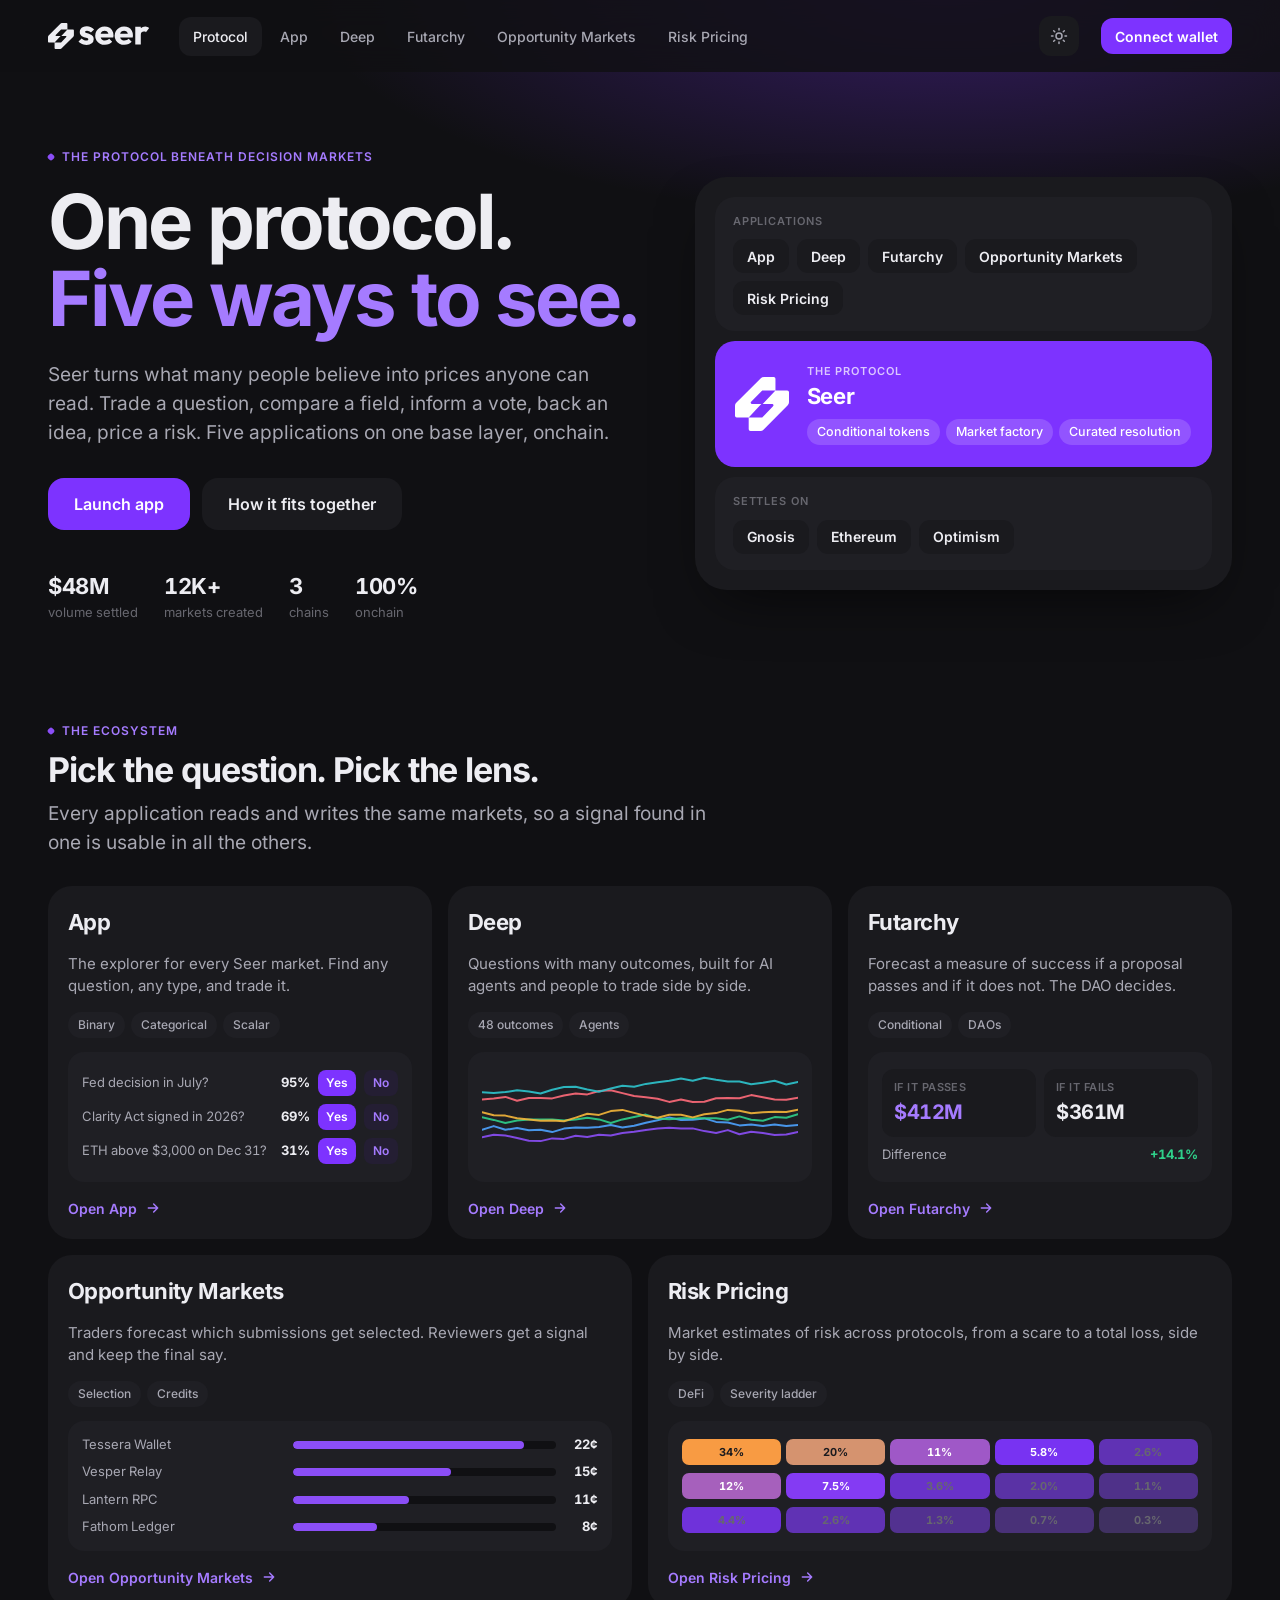
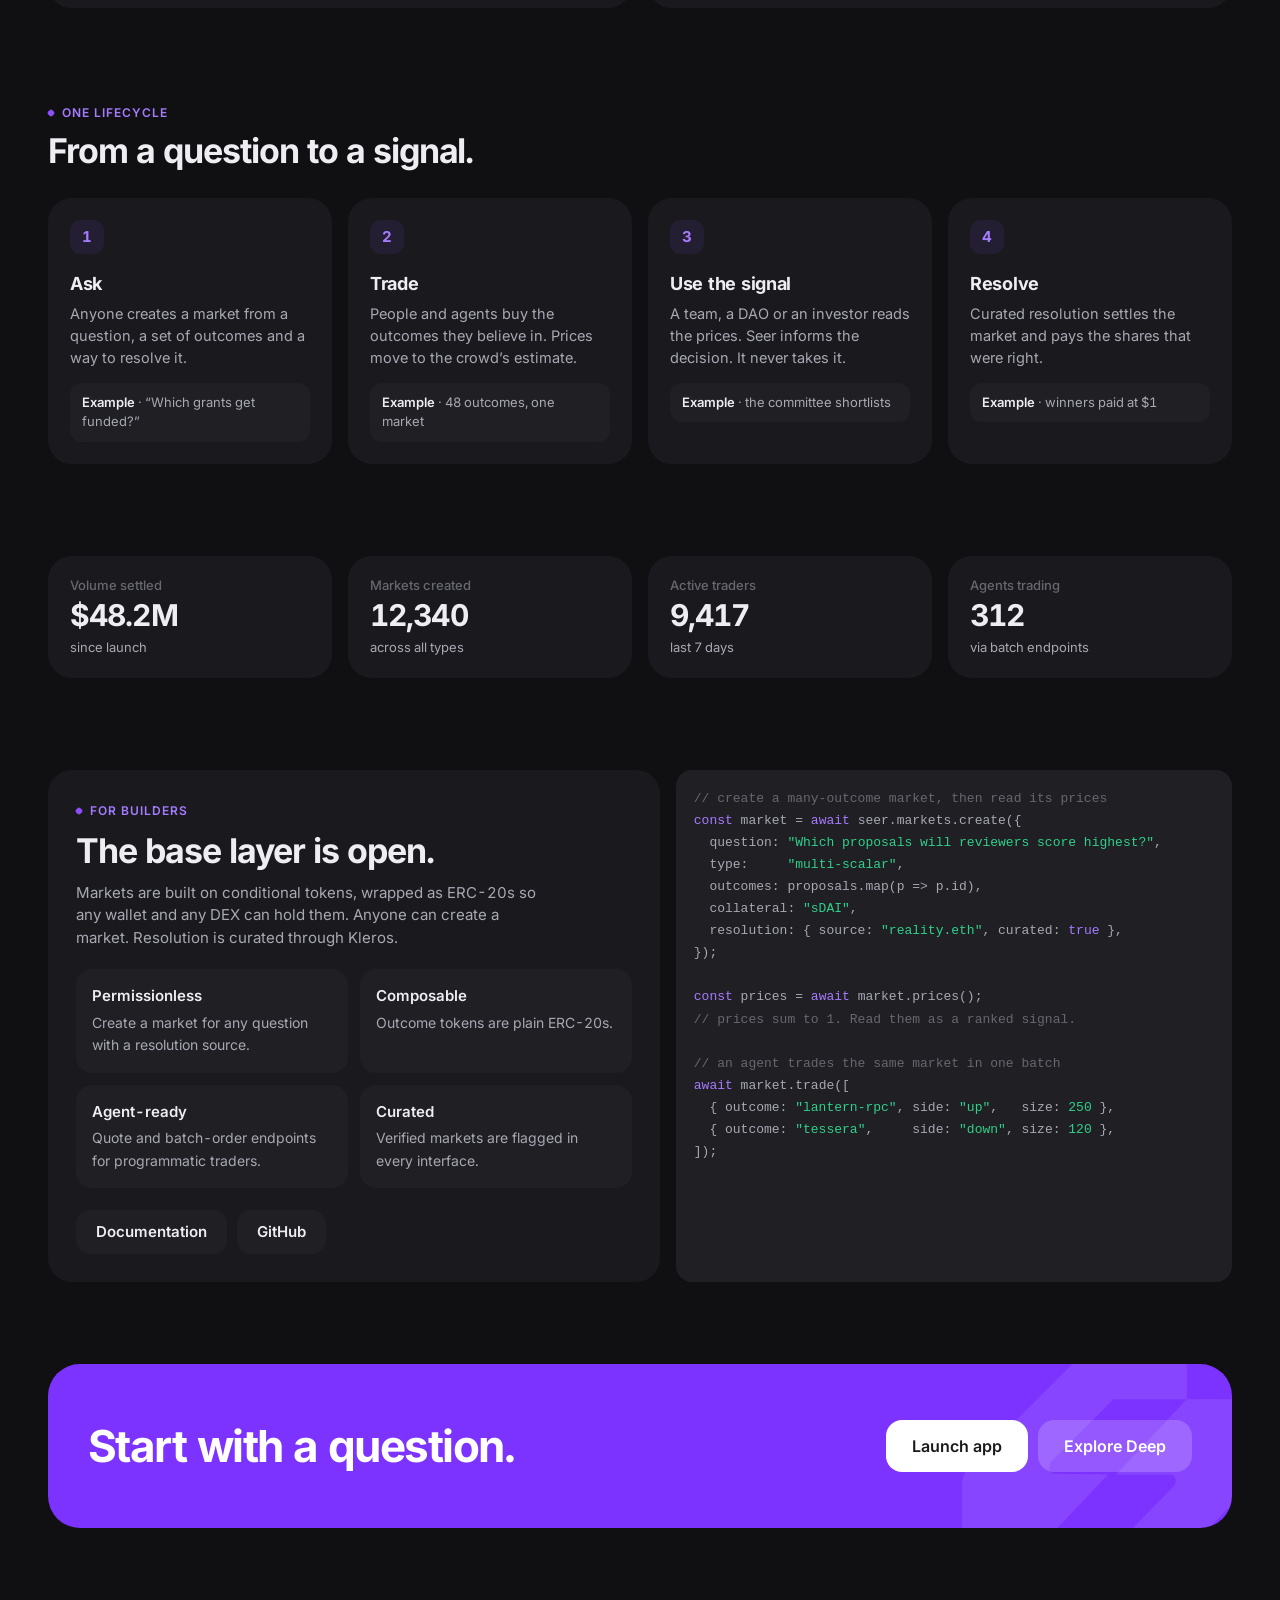
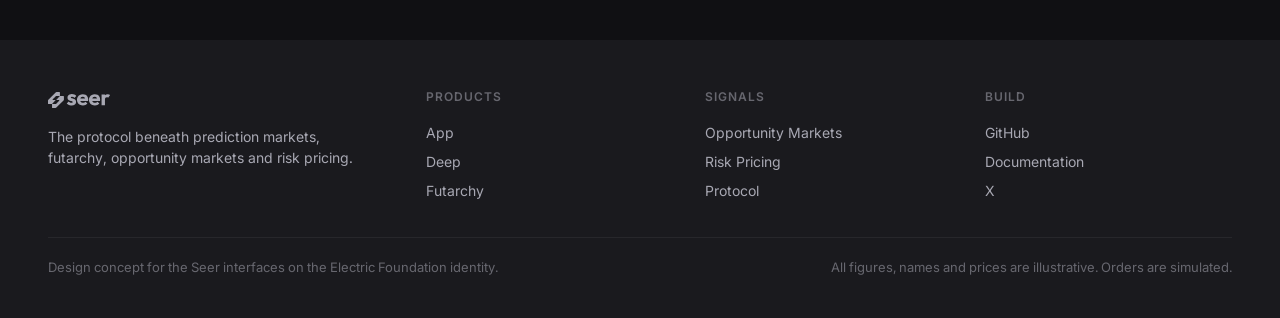
<file: index.html>
<!doctype html>
<html lang="en" data-theme="dark">
<head>
<meta charset="utf-8">
<meta name="viewport" content="width=device-width,initial-scale=1">
<title>Seer · The protocol beneath decision markets</title>
<meta name="description" content="Seer is the protocol beneath prediction markets, futarchy, opportunity markets and risk pricing: one base layer, five applications.">
<link rel="icon" href="assets/mark.svg">
<link rel="stylesheet" href="assets/ef.css">
<style>
.hero{position:relative;overflow:hidden;margin-top:-72px;padding:144px 0 56px}
.hero .wrap{position:relative;display:grid;grid-template-columns:1.1fr 1fr;gap:56px;align-items:center}
.hero h1{margin:16px 0 22px}
.hero .cta{display:flex;gap:12px;flex-wrap:wrap;margin-top:30px}
.hero .proof{display:flex;gap:26px;flex-wrap:wrap;margin-top:40px;color:var(--tx-3);font-size:13px}
.hero .proof b{display:block;color:var(--tx);font-size:22px;letter-spacing:-.02em;font-weight:700}
.stack{background:var(--card);border-radius:32px;padding:20px;display:grid;gap:10px;position:relative;box-shadow:var(--shadow)}
.layer{border-radius:20px;padding:16px 18px;background:var(--nest);position:relative}
.layer small{display:block;font-size:11px;letter-spacing:.08em;text-transform:uppercase;color:var(--tx-3);font-weight:600;margin-bottom:10px}
.layer .chips{display:flex;gap:8px;flex-wrap:wrap}
.layer .chips a{height:34px;padding:0 14px;border-radius:11px;background:var(--card);display:inline-flex;align-items:center;font-weight:600;font-size:14px;transition:background .15s,color .15s}
.layer .chips a:hover{background:var(--pri);color:#fff}
.layer.core{background:var(--pri);color:#fff;padding:22px 20px;display:flex;align-items:center;gap:18px}
.layer.core .logo.mark{height:54px;color:#fff;flex:none}
.layer.core small{color:rgba(255,255,255,.72);margin-bottom:4px}
.layer.core b{font-size:22px;letter-spacing:-.02em;line-height:1.15;display:block}
.layer.core .parts{display:flex;gap:6px;flex-wrap:wrap;margin-top:10px}
.layer.core .parts span{height:26px;padding:0 10px;border-radius:99px;background:rgba(255,255,255,.16);font-size:12.5px;font-weight:500;display:inline-flex;align-items:center}
.links{position:absolute;left:50%;transform:translateX(-50%);width:2px;background:repeating-linear-gradient(var(--pri-hi) 0 6px,transparent 6px 12px)}
.pulse{animation:flow 1.8s linear infinite}
@keyframes flow{to{background-position:0 12px}}
.sect-h .lead{margin-top:10px;max-width:56ch}
.cards5{display:grid;grid-template-columns:repeat(6,1fr);gap:16px}
.prod{min-width:0;grid-column:span 2;background:var(--card);border-radius:var(--r-lg);padding:20px;display:flex;flex-direction:column;gap:14px;transition:transform .2s,box-shadow .2s;position:relative}
.prod:hover{transform:translateY(-3px);box-shadow:var(--shadow)}
.prod.wide{grid-column:span 3}
.prod h3{font-size:22px;letter-spacing:-.025em;font-weight:700;display:flex;align-items:center;gap:10px}
.prod p{color:var(--tx-2);font-size:15px}
.prod .pv{margin-top:auto;background:var(--nest);border-radius:16px;padding:14px;min-height:130px;display:grid;gap:8px;align-content:center}
.prod .go{display:inline-flex;align-items:center;gap:8px;font-weight:600;color:var(--sec-tx);font-size:14px;margin-top:2px}
.prod .go svg{width:16px;height:16px;transition:transform .15s}
.prod:hover .go svg{transform:translateX(3px)}
.prod .tagrow{display:flex;gap:6px;flex-wrap:wrap}
.mini{display:flex;align-items:center;gap:8px;font-size:13px}
.mini .nm{flex:1;color:var(--tx-2);white-space:nowrap;overflow:hidden;text-overflow:ellipsis}
.mini .bar{flex:1.3;height:8px}
.mini b{min-width:34px;text-align:right}
.mini .yn button{height:26px;min-width:34px;padding:0 8px;font-size:12px;border-radius:8px;pointer-events:none}
.pv-lines{width:100%;height:92px}
.pv-pf{display:grid;grid-template-columns:1fr 1fr;gap:8px}
.pv-pf>div{border-radius:12px;padding:10px 12px;background:var(--card)}
.pv-pf small{display:block;font-size:11px;color:var(--tx-3);margin-bottom:2px;font-weight:600;letter-spacing:.04em}
.pv-pf b{font-size:20px;letter-spacing:-.02em}
.pv-heat{display:grid;grid-template-columns:repeat(5,1fr);gap:5px}
.pv-heat i{height:26px;border-radius:7px;display:grid;place-items:center;font-style:normal;font-size:11px;font-weight:700}
.flow{display:grid;grid-template-columns:repeat(4,minmax(0,1fr));gap:16px;counter-reset:f;position:relative}
.fstep{background:var(--card);border-radius:var(--r-lg);padding:22px;position:relative}
.fstep .n{width:34px;height:34px;border-radius:11px;background:var(--sec);color:var(--sec-tx);font-weight:700;display:grid;place-items:center;margin-bottom:16px}
.fstep h4{font-size:18px;letter-spacing:-.015em;margin-bottom:6px}
.fstep p{color:var(--tx-2);font-size:14.5px}
.fstep .ex{margin-top:14px;padding:10px 12px;border-radius:12px;background:var(--nest);font-size:13px;color:var(--tx-2)}
.fstep .ex b{color:var(--tx);font-weight:600}
.stats4{display:grid;grid-template-columns:repeat(4,minmax(0,1fr));gap:16px}
.build{display:grid;grid-template-columns:1.1fr 1fr;gap:16px}
.code{background:var(--nest);border-radius:16px;padding:18px;font:13px/1.7 ui-monospace,SFMono-Regular,Menlo,monospace;color:var(--tx-2);overflow:auto;white-space:pre}
.code .k{color:var(--sec-tx)}.code .s{color:var(--up)}.code .c{color:var(--tx-3)}
.feat{display:grid;grid-template-columns:1fr 1fr;gap:12px;margin-top:20px}
.feat div{background:var(--nest);border-radius:16px;padding:16px}
.feat b{display:block;margin-bottom:4px;font-weight:600}
.feat span{color:var(--tx-2);font-size:14px}
.cta-b{background:var(--pri);color:#fff;border-radius:32px;padding:56px 40px;display:flex;align-items:center;justify-content:space-between;gap:28px;flex-wrap:wrap;position:relative;overflow:hidden}
.cta-b .logo.mark{position:absolute;right:-30px;top:-40px;height:300px;color:rgba(255,255,255,.09)}
.cta-b h2{font-size:clamp(28px,3.6vw,44px);letter-spacing:-.035em;line-height:1.05;max-width:18ch;font-weight:700}
.cta-b .btn{background:#fff;color:#1A1A1E}
.cta-b .btn.sec{background:rgba(255,255,255,.18);color:#fff}
@media (max-width:1100px){.hero .wrap{grid-template-columns:minmax(0,1fr)}.cards5{grid-template-columns:repeat(2,minmax(0,1fr))}.prod,.prod.wide{grid-column:span 1}.flow,.stats4{grid-template-columns:repeat(2,minmax(0,1fr))}.build{grid-template-columns:minmax(0,1fr)}}
@media (max-width:760px){.hero{padding:44px 0 36px}.cards5,.flow,.stats4,.feat{grid-template-columns:minmax(0,1fr)}.cta-b{padding:36px 24px}}
</style>
</head>
<body>
<main>
  <section class="hero">
    <div class="bloom"></div>
    <div class="wrap">
      <div>
        <div class="eyebrow">The protocol beneath decision markets</div>
        <h1 class="h-display">One protocol.<br><span class="accent">Five ways to see.</span></h1>
        <p class="lead">Seer turns what many people believe into prices anyone can read. Trade a question, compare a field, inform a vote, back an idea, price a risk. Five applications on one base layer, onchain.</p>
        <div class="cta"><a class="btn lg" href="app.html">Launch app</a><a class="btn lg ghost" href="#ecosystem">How it fits together</a></div>
        <div class="proof"><div><b class="num">$48M</b>volume settled</div><div><b class="num">12K+</b>markets created</div><div><b class="num">3</b>chains</div><div><b class="num">100%</b>onchain</div></div>
      </div>
      <div class="stack" aria-label="Seer architecture">
        <div class="layer"><small>Applications</small><div class="chips"><a href="app.html">App</a><a href="deep.html">Deep</a><a href="futarchy.html">Futarchy</a><a href="opportunity.html">Opportunity Markets</a><a href="risk.html">Risk Pricing</a></div></div>
        <div class="layer core" id="protocol"><span class="logo mark"><i></i></span><div><small>The protocol</small><b>Seer</b><div class="parts"><span>Conditional tokens</span><span>Market factory</span><span>Curated resolution</span></div></div></div>
        <div class="layer"><small>Settles on</small><div class="chips"><a href="app.html">Gnosis</a><a href="app.html">Ethereum</a><a href="deep.html">Optimism</a></div></div>
      </div>
    </div>
  </section>

  <section class="sect" id="ecosystem" style="padding-top:40px">
    <div class="wrap">
      <div class="sect-h"><div><div class="eyebrow">The ecosystem</div><h2 class="h2">Pick the question. Pick the lens.</h2><p class="lead">Every application reads and writes the same markets, so a signal found in one is usable in all the others.</p></div></div>
      <div class="cards5" id="cards"></div>
    </div>
  </section>

  <section class="sect" style="padding-top:20px">
    <div class="wrap">
      <div class="sect-h"><div><div class="eyebrow">One lifecycle</div><h2 class="h2">From a question to a signal.</h2></div></div>
      <div class="flow">
        <div class="fstep"><div class="n">1</div><h4>Ask</h4><p>Anyone creates a market from a question, a set of outcomes and a way to resolve it.</p><div class="ex"><b>Example</b> · “Which grants get funded?”</div></div>
        <div class="fstep"><div class="n">2</div><h4>Trade</h4><p>People and agents buy the outcomes they believe in. Prices move to the crowd’s estimate.</p><div class="ex"><b>Example</b> · 48 outcomes, one market</div></div>
        <div class="fstep"><div class="n">3</div><h4>Use the signal</h4><p>A team, a DAO or an investor reads the prices. Seer informs the decision. It never takes it.</p><div class="ex"><b>Example</b> · the committee shortlists</div></div>
        <div class="fstep"><div class="n">4</div><h4>Resolve</h4><p>Curated resolution settles the market and pays the shares that were right.</p><div class="ex"><b>Example</b> · winners paid at $1</div></div>
      </div>
    </div>
  </section>

  <section class="sect" style="padding-top:20px">
    <div class="wrap">
      <div class="stats4" id="stats"></div>
    </div>
  </section>

  <section class="sect" style="padding-top:20px">
    <div class="wrap build">
      <div class="card" style="padding:28px">
        <div class="eyebrow" style="margin-bottom:12px">For builders</div>
        <h2 class="h2">The base layer is open.</h2>
        <p class="muted" style="margin-top:12px;max-width:52ch">Markets are built on conditional tokens, wrapped as ERC-20s so any wallet and any DEX can hold them. Anyone can create a market. Resolution is curated through Kleros.</p>
        <div class="feat"><div><b>Permissionless</b><span>Create a market for any question with a resolution source.</span></div><div><b>Composable</b><span>Outcome tokens are plain ERC-20s.</span></div><div><b>Agent-ready</b><span>Quote and batch-order endpoints for programmatic traders.</span></div><div><b>Curated</b><span>Verified markets are flagged in every interface.</span></div></div>
        <div style="display:flex;gap:10px;margin-top:22px;flex-wrap:wrap"><a class="btn ghost" href="https://seer-3.gitbook.io/seer-documentation" rel="noopener">Documentation</a><a class="btn ghost" href="https://github.com/seer-pm" rel="noopener">GitHub</a></div>
      </div>
      <div class="code" tabindex="0"><span class="c">// create a many-outcome market, then read its prices</span>
<span class="k">const</span> market = <span class="k">await</span> seer.markets.create({
  question: <span class="s">"Which proposals will reviewers score highest?"</span>,
  type:     <span class="s">"multi-scalar"</span>,
  outcomes: proposals.map(p =&gt; p.id),
  collateral: <span class="s">"sDAI"</span>,
  resolution: { source: <span class="s">"reality.eth"</span>, curated: <span class="k">true</span> },
});

<span class="k">const</span> prices = <span class="k">await</span> market.prices();
<span class="c">// prices sum to 1. Read them as a ranked signal.</span>

<span class="c">// an agent trades the same market in one batch</span>
<span class="k">await</span> market.trade([
  { outcome: <span class="s">"lantern-rpc"</span>, side: <span class="s">"up"</span>,   size: <span class="s">250</span> },
  { outcome: <span class="s">"tessera"</span>,     side: <span class="s">"down"</span>, size: <span class="s">120</span> },
]);</div>
    </div>
  </section>

  <section class="sect" style="padding-top:10px">
    <div class="wrap">
      <div class="cta-b"><span class="logo mark"><i></i></span><h2>Start with a question.</h2><div style="display:flex;gap:10px;flex-wrap:wrap;position:relative"><a class="btn lg" href="app.html">Launch app</a><a class="btn lg sec" href="deep.html">Explore Deep</a></div></div>
    </div>
  </section>
</main>
<script src="assets/ef.js"></script>
<script>
EF.shell('home');
const {$, $$, I, walk, spark, PAL} = EF;
const heatc = v => { const t = Math.min(1, Math.sqrt(v / .6)); const st = [[48, 48, 56], [125, 51, 255], [245, 182, 58], [255, 77, 94]]; const x = t * 3, i = Math.min(2, Math.floor(x)), f = x - i; return st[i].map((s, j) => Math.round(s + (st[i + 1][j] - s) * f)); };
const lines = () => { const w = 280, h = 92, col = PAL; return `<svg class="pv-lines" viewBox="0 0 ${w} ${h}" preserveAspectRatio="none" aria-hidden="true">${[0, 1, 2, 3, 4, 5].map(k => { const d = walk(30 + k * 7, 28, .25 + k * .11, .08, .05, .95, .05); return `<path d="${d.map((v, i) => (i ? 'L' : 'M') + (i / 27 * w).toFixed(1) + ' ' + (h - v * h).toFixed(1)).join('')}" fill="none" stroke="${col[k]}" stroke-width="2" stroke-linecap="round" stroke-linejoin="round" vector-effect="non-scaling-stroke" opacity=".9"/>`; }).join('')}</svg>`; };
const P = [
  {href: 'app.html', t: 'App', d: 'The explorer for every Seer market. Find any question, any type, and trade it.', tags: ['Binary', 'Categorical', 'Scalar'], pv: () => `<div class="mini"><span class="nm">Fed decision in July?</span><b>95%</b><span class="yn"><button class="y">Yes</button><button class="n">No</button></span></div><div class="mini"><span class="nm">Clarity Act signed in 2026?</span><b>69%</b><span class="yn"><button class="y">Yes</button><button class="n">No</button></span></div><div class="mini"><span class="nm">ETH above $3,000 on Dec 31?</span><b>31%</b><span class="yn"><button class="y">Yes</button><button class="n">No</button></span></div>`},
  {href: 'deep.html', t: 'Deep', d: 'Questions with many outcomes, built for AI agents and people to trade side by side.', tags: ['48 outcomes', 'Agents'], pv: lines},
  {href: 'futarchy.html', t: 'Futarchy', d: 'Forecast a measure of success if a proposal passes and if it does not. The DAO decides.', tags: ['Conditional', 'DAOs'], pv: () => `<div class="pv-pf"><div><small>IF IT PASSES</small><b class="num accent">$412M</b></div><div><small>IF IT FAILS</small><b class="num">$361M</b></div></div><div class="mini"><span class="nm">Difference</span><b class="num" style="color:var(--up);min-width:60px">+14.1%</b></div>`},
  {href: 'opportunity.html', t: 'Opportunity Markets', d: 'Traders forecast which submissions get selected. Reviewers get a signal and keep the final say.', tags: ['Selection', 'Credits'], wide: 1, pv: () => [['Tessera Wallet', 22], ['Vesper Relay', 15], ['Lantern RPC', 11], ['Fathom Ledger', 8]].map(([n, v]) => `<div class="mini"><span class="nm">${n}</span><div class="bar"><i style="width:${v * 4}%"></i></div><b>${v}¢</b></div>`).join('')},
  {href: 'risk.html', t: 'Risk Pricing', d: 'Market estimates of risk across protocols, from a scare to a total loss, side by side.', tags: ['DeFi', 'Severity ladder'], wide: 1, pv: () => [[.34, .2, .11, .058, .026], [.12, .075, .036, .02, .011], [.044, .026, .013, .007, .003]].map(r => `<div class="pv-heat">${r.map(v => { const c = heatc(v); return `<i style="background:rgb(${c});color:${v < .05 ? 'var(--tx-3)' : (c[0] * 299 + c[1] * 587 + c[2] * 114) / 1000 > 150 ? '#1A1A1E' : '#fff'}">${(v * 100).toFixed(v < .1 ? 1 : 0)}%</i>`; }).join('')}</div>`).join('')}
];
$('#cards').innerHTML = P.map(p => `<a class="prod ${p.wide ? 'wide' : ''}" href="${p.href}"><h3>${p.t}</h3><p>${p.d}</p><div class="tagrow">${p.tags.map(t => `<span class="chip">${t}</span>`).join('')}</div><div class="pv">${p.pv()}</div><span class="go">Open ${p.t} ${I.right}</span></a>`).join('');
$('#stats').innerHTML = [['Volume settled', '$48.2M', 'since launch'], ['Markets created', '12,340', 'across all types'], ['Active traders', '9,417', 'last 7 days'], ['Agents trading', '312', 'via batch endpoints']].map(([k, v, d]) => `<div class="stat"><div class="k">${k}</div><div class="v num">${v}</div><div class="d">${d}</div></div>`).join('');
</script>
</body>
</html>
</file>
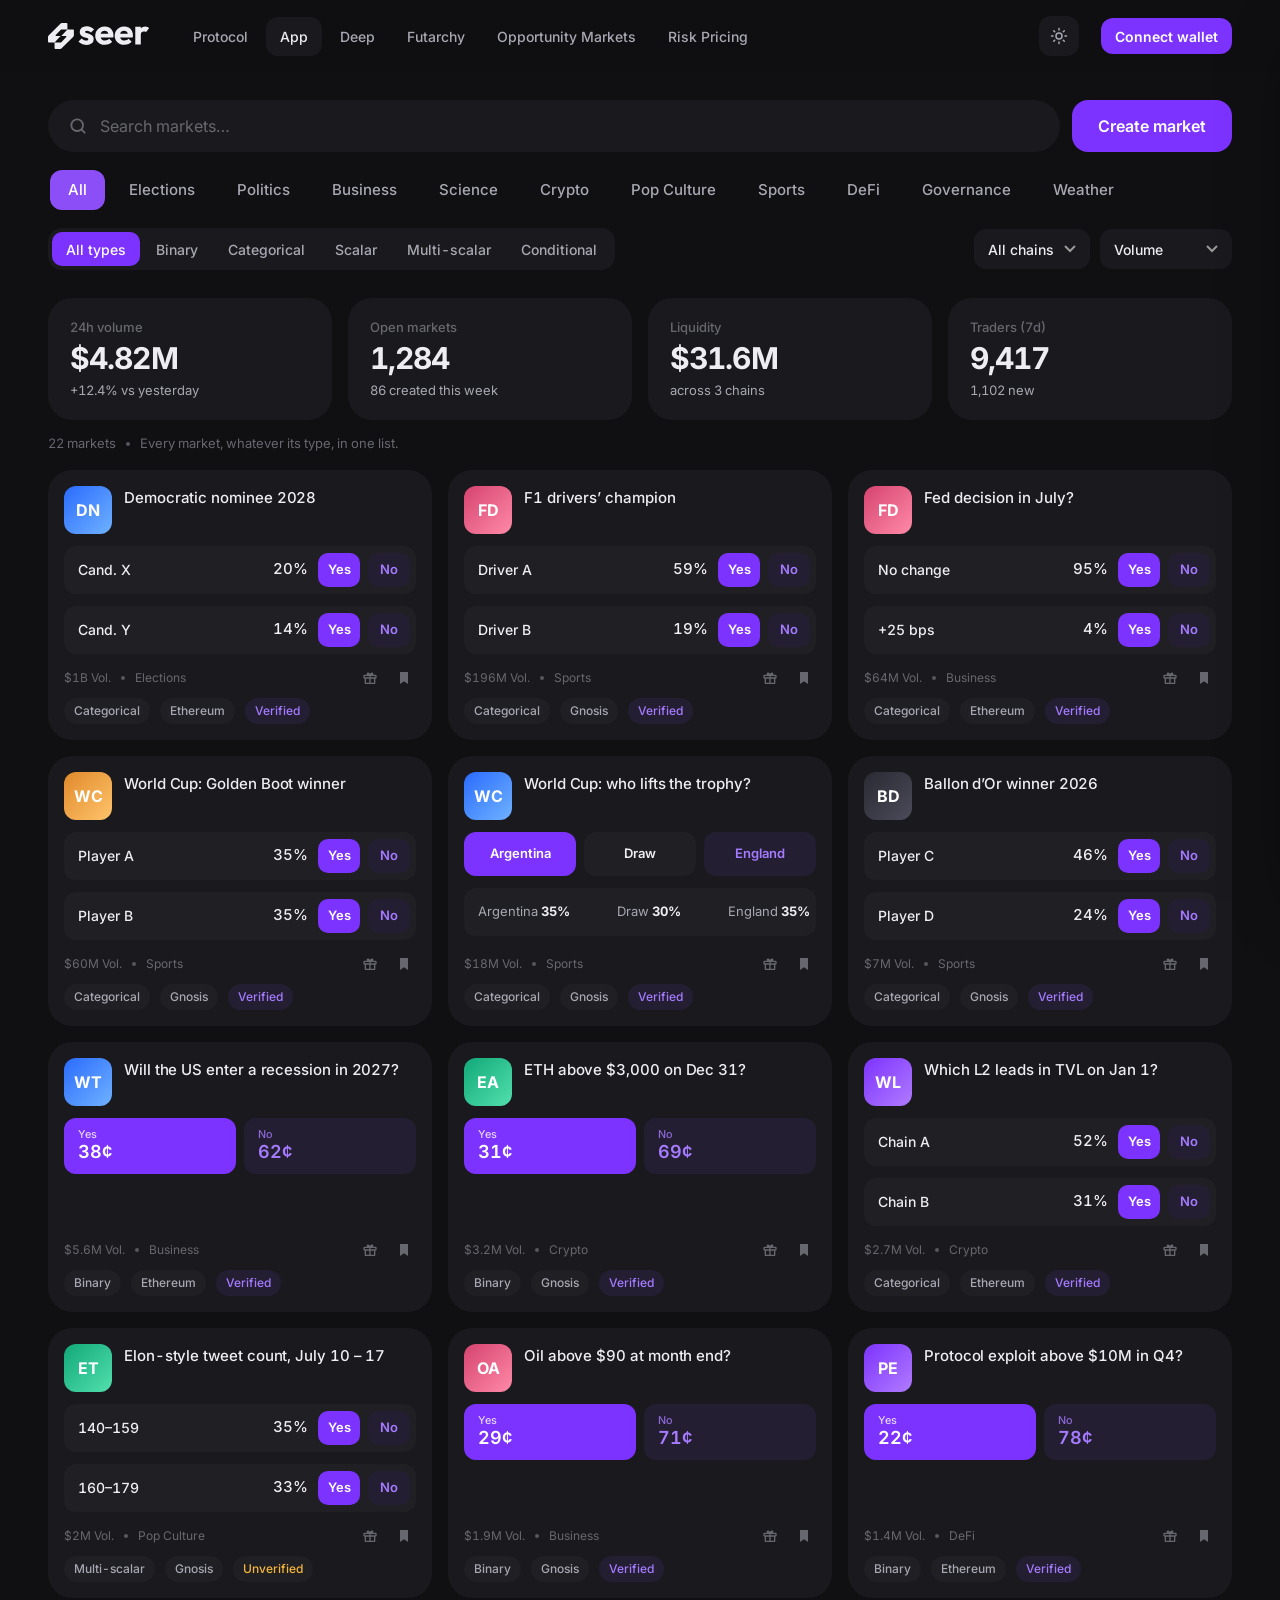
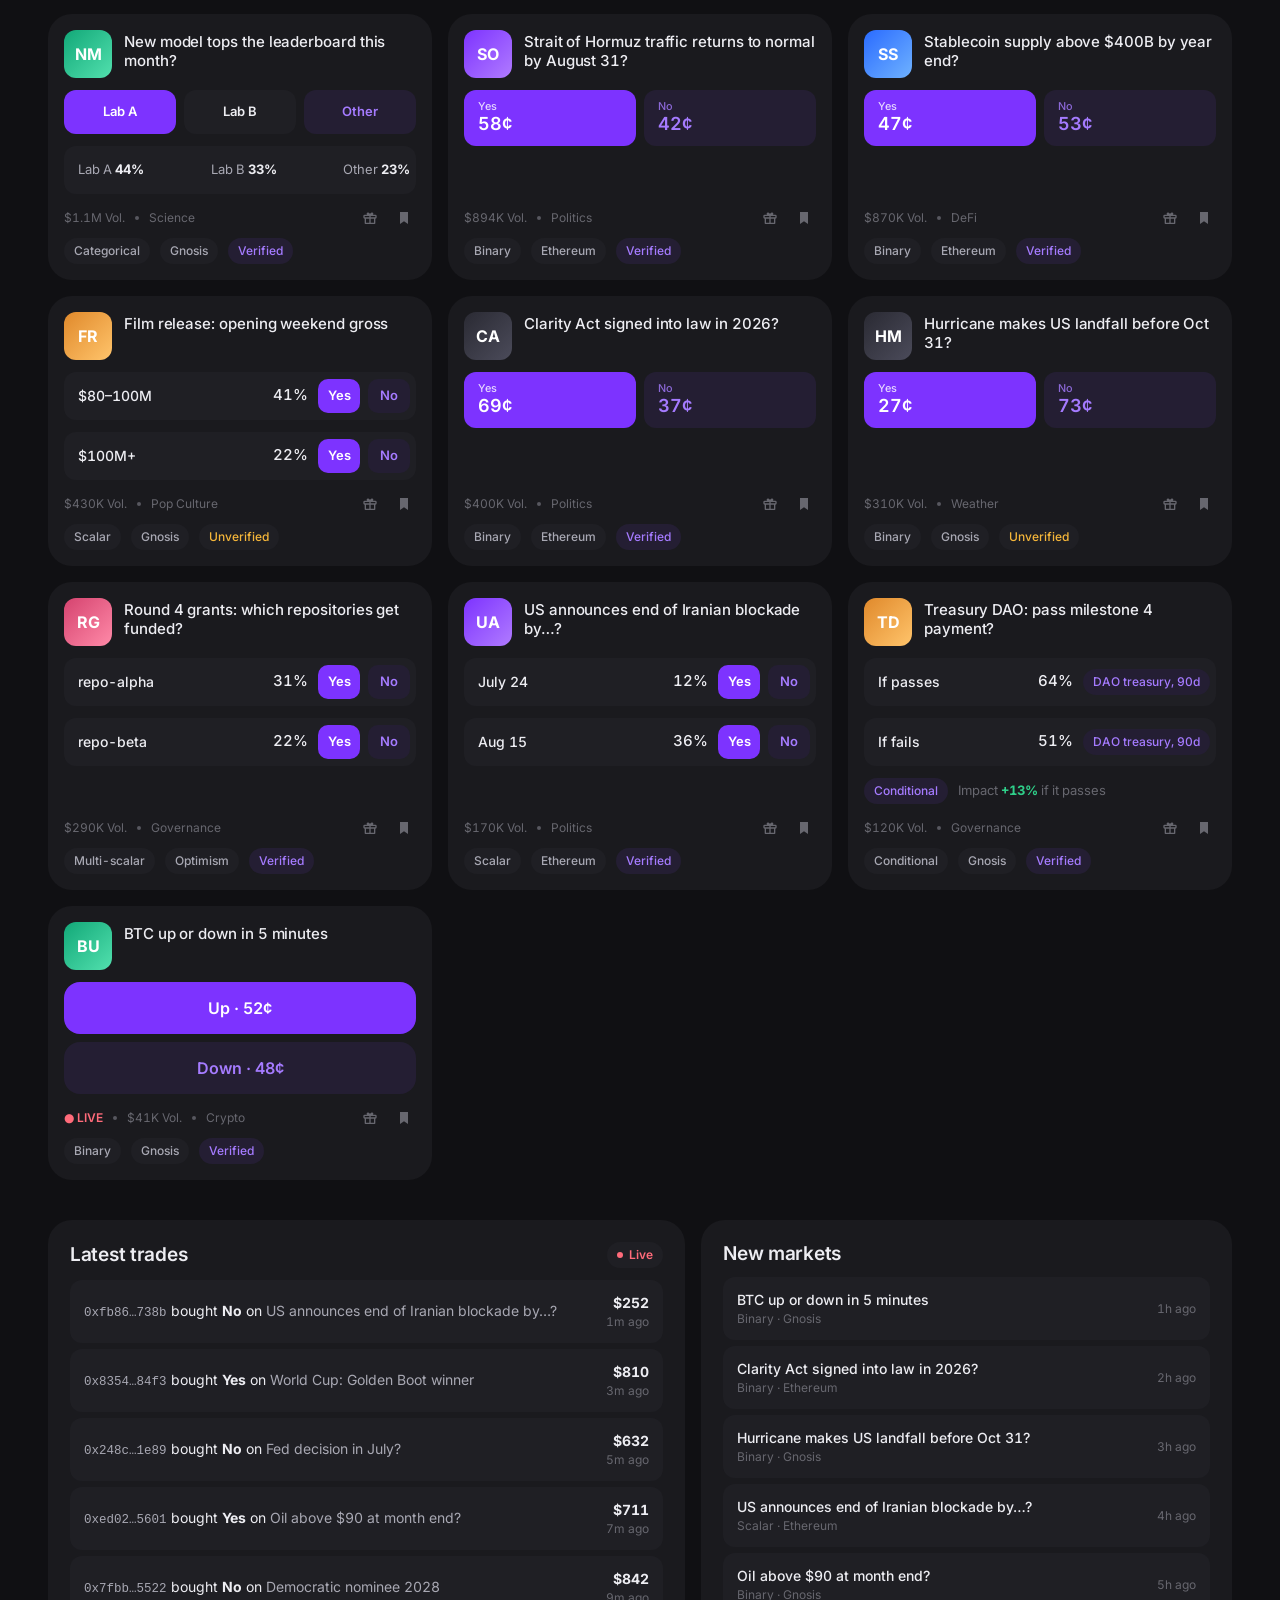
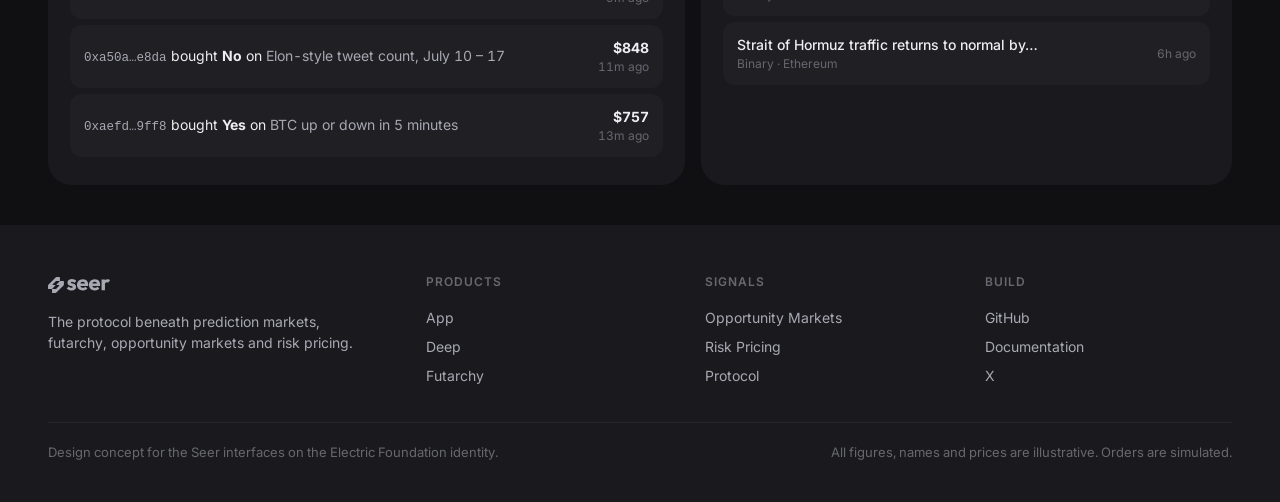
<file: app.html>
<!doctype html>
<html lang="en" data-theme="dark">
<head>
<meta charset="utf-8">
<meta name="viewport" content="width=device-width,initial-scale=1">
<title>Seer App · Explore every market</title>
<meta name="description" content="The general explorer for all Seer markets: find and trade across market types.">
<link rel="icon" href="assets/mark.svg">
<link rel="stylesheet" href="assets/ef.css">
<style>
.explore-top{padding:28px 0 8px;display:grid;grid-template-columns:minmax(0,1fr);gap:16px}.filters .seg{overflow-x:auto;max-width:100%;scrollbar-width:none}.filters .seg button{white-space:nowrap}.filters .grp{min-width:0;max-width:100%}
.row-controls{display:flex;gap:12px;align-items:center}
.filters{display:flex;gap:10px;flex-wrap:wrap;align-items:center;justify-content:space-between}
.filters .grp{display:flex;gap:10px;align-items:center;flex-wrap:wrap}
.stats-row{margin:20px 0 8px}
.mgrid{display:grid;grid-template-columns:repeat(4,minmax(0,1fr));gap:16px;margin-top:16px}
.empty{padding:60px 20px;text-align:center;color:var(--tx-3)}
.feeds{display:grid;grid-template-columns:1.2fr 1fr;gap:16px;margin-top:40px}
.feed-row{display:grid;grid-template-columns:1fr auto;gap:10px;align-items:center;padding:12px 14px;border-radius:12px;background:var(--nest);margin-bottom:6px;font-size:14px}
.feed-row .t{color:var(--tx-3);font-size:12px}
.addr{font-family:ui-monospace,SFMono-Regular,Menlo,monospace;font-size:12.5px;color:var(--tx-2)}
.drawer-back{position:fixed;inset:0;background:rgba(8,8,12,.55);backdrop-filter:blur(4px);z-index:90;display:none}
.drawer-back.open{display:block}
.drawer{position:fixed;top:0;right:0;bottom:0;width:min(640px,100%);background:var(--bg);z-index:91;overflow:auto;padding:22px;transform:translateX(100%);transition:transform .28s cubic-bezier(.2,.8,.2,1);box-shadow:var(--shadow)}
.drawer.open{transform:none}
.drawer h2{font-size:24px;line-height:1.2;letter-spacing:-.025em;margin:12px 0 6px}
.kv{display:grid;grid-template-columns:repeat(2,minmax(0,1fr));gap:8px;margin:14px 0}
.kv div{background:var(--card);border-radius:14px;padding:12px 14px}
.kv small{display:block;color:var(--tx-3);font-size:12px;margin-bottom:2px}
.kv b{font-weight:600;font-size:15px}
.dtbl{margin-top:8px}
@media (max-width:1280px){.mgrid{grid-template-columns:repeat(3,minmax(0,1fr))}}
@media (max-width:980px){.mgrid{grid-template-columns:repeat(2,minmax(0,1fr))}.feeds{grid-template-columns:minmax(0,1fr)}}
@media (max-width:640px){.mgrid{grid-template-columns:minmax(0,1fr)}.row-controls .btn{display:none}.kv{grid-template-columns:minmax(0,1fr)}}
</style>
</head>
<body>
<main>
  <div class="wrap">
    <section class="explore-top">
      <div class="row-controls">
        <label class="pillsearch"><span class="sr">Search markets</span><span data-i="search"></span><input id="q" type="search" placeholder="Search markets…" autocomplete="off"></label>
        <a class="btn lg hide-m" href="#" onclick="EF.toast('Market creation is simulated in this concept');return false">Create market</a>
      </div>
      <div class="tabs" id="cats" role="tablist" aria-label="Categories"></div>
      <div class="filters">
        <div class="grp">
          <div class="seg" id="types" role="group" aria-label="Market type"></div>
        </div>
        <div class="grp">
          <select class="sel" id="chain" aria-label="Chain"><option value="">All chains</option><option>Gnosis</option><option>Ethereum</option><option>Optimism</option></select>
          <select class="sel" id="sort" aria-label="Sort"><option value="vol">Volume</option><option value="liq">Liquidity</option><option value="new">Newest</option><option value="end">Ending soon</option></select>
        </div>
      </div>
    </section>

    <div class="grid g4 stats-row" id="stats"></div>
    <div class="meta" style="margin-top:14px"><span id="count"></span><i></i><span>Every market, whatever its type, in one list.</span></div>
    <div class="mgrid" id="grid"></div>

    <section class="feeds">
      <div class="card"><div class="meta" style="margin-bottom:12px"><b class="h3" style="color:var(--tx)">Latest trades</b><span class="right"><span class="chip live"><span class="dot"></span>Live</span></span></div><div id="trades"></div></div>
      <div class="card"><div class="meta" style="margin-bottom:12px"><b class="h3" style="color:var(--tx)">New markets</b></div><div id="newm"></div></div>
    </section>
  </div>
</main>

<div class="drawer-back" id="dback"></div>
<aside class="drawer" id="drawer" aria-label="Market details" aria-hidden="true"></aside>

<script src="assets/ef.js"></script>
<script>
EF.shell('app');
const {$, $$, I, el, usd, short, pct, cents, walk, rng, PAL, slip, lineChart, tile} = EF;
$$('[data-i=search]').forEach(e => e.innerHTML = I.search);

/* illustrative data: every value is made up */
const M = [
 {id:'0x4f2a…c91e', q:'US announces end of Iranian blockade by…?', cat:'Politics', type:'Scalar', chain:'Ethereum', vol:170e3, liq:38e3, end:9, kind:'rows', ver:1, o:[['July 24',.12],['Aug 15',.36]], tl:0},
 {id:'0x91be…07d2', q:'World Cup: who lifts the trophy?', cat:'Sports', type:'Categorical', chain:'Gnosis', vol:18e6, liq:1.2e6, end:61, kind:'btns', ver:1, o:[['Argentina',.35],['Draw',.30],['England',.35]], tl:1, live:0},
 {id:'0x1c77…a3f0', q:'BTC up or down in 5 minutes', cat:'Crypto', type:'Binary', chain:'Gnosis', vol:41e3, liq:12e3, end:0, kind:'updown', ver:1, o:[['Up',.52],['Down',.48]], tl:2, live:1},
 {id:'0xa009…5b4c', q:'World Cup: Golden Boot winner', cat:'Sports', type:'Categorical', chain:'Gnosis', vol:60e6, liq:2.4e6, end:61, kind:'rows', ver:1, o:[['Player A',.35],['Player B',.35]], tl:3},
 {id:'0x7d31…e8aa', q:'Fed decision in July?', cat:'Business', type:'Categorical', chain:'Ethereum', vol:64e6, liq:3.1e6, end:12, kind:'rows', ver:1, o:[['No change',.95],['+25 bps',.04]], tl:4},
 {id:'0x3b6c…1d09', q:'Ballon d’Or winner 2026', cat:'Sports', type:'Categorical', chain:'Gnosis', vol:7e6, liq:610e3, end:130, kind:'rows', ver:1, o:[['Player C',.46],['Player D',.24]], tl:5},
 {id:'0xe412…92bb', q:'Strait of Hormuz traffic returns to normal by August 31?', cat:'Politics', type:'Binary', chain:'Ethereum', vol:894e3, liq:96e3, end:44, kind:'yesno', ver:1, o:[['Yes',.58],['No',.42]], tl:0},
 {id:'0x58a0…ff31', q:'Elon-style tweet count, July 10 – 17', cat:'Pop Culture', type:'Multi-scalar', chain:'Gnosis', vol:2e6, liq:210e3, end:5, kind:'rows', ver:0, o:[['140–159',.35],['160–179',.33]], tl:2},
 {id:'0x6e19…3c70', q:'Democratic nominee 2028', cat:'Elections', type:'Categorical', chain:'Ethereum', vol:1e9, liq:41e6, end:900, kind:'rows', ver:1, o:[['Cand. X',.20],['Cand. Y',.14]], tl:1},
 {id:'0xd205…b6e1', q:'F1 drivers’ champion', cat:'Sports', type:'Categorical', chain:'Gnosis', vol:196e6, liq:8e6, end:160, kind:'rows', ver:1, o:[['Driver A',.59],['Driver B',.19]], tl:4},
 {id:'0x20f4…8a5d', q:'Clarity Act signed into law in 2026?', cat:'Politics', type:'Binary', chain:'Ethereum', vol:400e3, liq:64e3, end:75, kind:'yesno', ver:1, o:[['Yes',.69],['No',.37]], tl:5, hot:1},
 {id:'0xb7c8…0e12', q:'ETH above $3,000 on Dec 31?', cat:'Crypto', type:'Binary', chain:'Gnosis', vol:3.2e6, liq:410e3, end:75, kind:'yesno', ver:1, o:[['Yes',.31],['No',.69]], tl:2},
 {id:'0x0a3f…66cd', q:'Treasury DAO: pass milestone 4 payment?', cat:'Governance', type:'Conditional', chain:'Gnosis', vol:120e3, liq:55e3, end:6, kind:'cond', ver:1, o:[['If passes',.64],['If fails',.51]], tl:3},
 {id:'0xc1d6…4e78', q:'Protocol exploit above $10M in Q4?', cat:'DeFi', type:'Binary', chain:'Ethereum', vol:1.4e6, liq:190e3, end:74, kind:'yesno', ver:1, o:[['Yes',.22],['No',.78]], tl:0},
 {id:'0x92ea…d1b3', q:'Stablecoin supply above $400B by year end?', cat:'DeFi', type:'Binary', chain:'Ethereum', vol:870e3, liq:120e3, end:75, kind:'yesno', ver:1, o:[['Yes',.47],['No',.53]], tl:1},
 {id:'0x8e04…fa29', q:'Round 4 grants: which repositories get funded?', cat:'Governance', type:'Multi-scalar', chain:'Optimism', vol:290e3, liq:930e3, end:21, kind:'rows', ver:1, o:[['repo-alpha',.31],['repo-beta',.22]], tl:4},
 {id:'0x45b2…a870', q:'Hurricane makes US landfall before Oct 31?', cat:'Weather', type:'Binary', chain:'Gnosis', vol:310e3, liq:44e3, end:14, kind:'yesno', ver:0, o:[['Yes',.27],['No',.73]], tl:5},
 {id:'0xf7a1…2c64', q:'New model tops the leaderboard this month?', cat:'Science', type:'Categorical', chain:'Gnosis', vol:1.1e6, liq:150e3, end:13, kind:'btns', ver:1, o:[['Lab A',.44],['Lab B',.33],['Other',.23]], tl:2},
 {id:'0x2d68…b0f7', q:'Which L2 leads in TVL on Jan 1?', cat:'Crypto', type:'Categorical', chain:'Ethereum', vol:2.7e6, liq:330e3, end:75, kind:'rows', ver:1, o:[['Chain A',.52],['Chain B',.31]], tl:0},
 {id:'0x6b93…e3a0', q:'Will the US enter a recession in 2027?', cat:'Business', type:'Binary', chain:'Ethereum', vol:5.6e6, liq:720e3, end:400, kind:'yesno', ver:1, o:[['Yes',.38],['No',.62]], tl:1},
 {id:'0xa4e5…7719', q:'Film release: opening weekend gross', cat:'Pop Culture', type:'Scalar', chain:'Gnosis', vol:430e3, liq:51e3, end:9, kind:'rows', ver:0, o:[['$80–100M',.41],['$100M+',.22]], tl:3},
 {id:'0x1f90…c5d2', q:'Oil above $90 at month end?', cat:'Business', type:'Binary', chain:'Gnosis', vol:1.9e6, liq:260e3, end:13, kind:'yesno', ver:1, o:[['Yes',.29],['No',.71]], tl:4}
];
M.forEach((m, i) => m.age = [4, 19, 1, 52, 80, 120, 6, 33, 90, 150, 2, 7, 15, 25, 9, 11, 3, 40, 18, 61, 26, 5][i] || 10);
const CATS = ['All','Elections','Politics','Business','Science','Crypto','Pop Culture','Sports','DeFi','Governance','Weather'];
const TYPES = ['All types','Binary','Categorical','Scalar','Multi-scalar','Conditional'];
const state = {cat:'All', type:'All types', chain:'', q:'', sort:'vol'};

const catEl = $('#cats');
CATS.forEach(c => { const b = el('button', {class:'tab', role:'tab'}, c); b.setAttribute('aria-selected', c === state.cat); b.onclick = () => { state.cat = c; $$('.tab', catEl).forEach(x => x.setAttribute('aria-selected', x === b)); draw(); }; catEl.append(b); });
const typEl = $('#types');
TYPES.forEach(t => { const b = el('button', {}, t); b.setAttribute('aria-pressed', t === state.type); b.onclick = () => { state.type = t; $$('button', typEl).forEach(x => x.setAttribute('aria-pressed', x === b)); draw(); }; typEl.append(b); });
$('#q').oninput = e => { state.q = e.target.value.toLowerCase(); draw(); };
$('#chain').onchange = e => { state.chain = e.target.value; draw(); };
$('#sort').onchange = e => { state.sort = e.target.value; draw(); };

const imgFor = m => tile(m.q.split(/[ :–]/).filter(w => /[A-Za-z]/.test(w)).slice(0, 2).map(w => w[0].toUpperCase()).join(''), m.tl);

function card(m) {
  const head = `<div class="mkt-h">${imgFor(m)}<h3>${m.q}</h3></div>`;
  let body = '';
  if (m.kind === 'rows') body = m.o.map((o, i) => `<div class="orow"><span class="nm">${o[0]}</span><span class="pc">${pct(o[1])}</span><span class="yn"><button class="y" data-t="${m.id}" data-o="${i}" data-s="yes">Yes</button><button class="n" data-t="${m.id}" data-o="${i}" data-s="no">No</button></span></div>`).join('');
  if (m.kind === 'btns') body = `<div class="big2">${m.o.map((o, i) => `<button class="${i === 0 ? 'y' : i === 1 ? 'z' : 'n'}" data-t="${m.id}" data-o="${i}" data-s="yes">${o[0]}</button>`).join('')}</div><div class="orow" style="justify-content:space-between">${m.o.map(o => `<span class="muted" style="font-size:13px">${o[0]} <b class="num" style="color:var(--tx)">${pct(o[1])}</b></span>`).join('')}</div>`;
  if (m.kind === 'updown') body = `<div style="display:grid;gap:8px"><button class="btn lg" style="width:100%" data-t="${m.id}" data-o="0" data-s="yes">Up · ${cents(m.o[0][1])}</button><button class="btn lg sec" style="width:100%" data-t="${m.id}" data-o="1" data-s="no">Down · ${cents(m.o[1][1])}</button></div>`;
  if (m.kind === 'yesno') body = `<div class="big2" style="grid-auto-columns:1fr"><button class="y" data-t="${m.id}" data-o="0" data-s="yes" style="height:56px;text-align:left;padding:0 14px;display:flex;flex-direction:column;justify-content:center;align-items:flex-start;line-height:1.2"><small style="opacity:.8;font-weight:500">Yes</small><span class="num" style="font-size:18px">${cents(m.o[0][1])}</span></button><button class="n" data-t="${m.id}" data-o="1" data-s="no" style="height:56px;text-align:left;padding:0 14px;display:flex;flex-direction:column;justify-content:center;align-items:flex-start;line-height:1.2"><small style="opacity:.8;font-weight:500">No</small><span class="num" style="font-size:18px">${cents(m.o[1][1])}</span></button></div>`;
  if (m.kind === 'cond') body = m.o.map((o, i) => `<div class="orow"><span class="nm">${o[0]}</span><span class="pc">${pct(o[1])}</span><span class="chip pri">${i ? 'DAO treasury, 90d' : 'DAO treasury, 90d'}</span></div>`).join('') + `<div class="meta"><span class="chip pri">Conditional</span><span>Impact <b class="num" style="color:var(--up)">+${((m.o[0][1] - m.o[1][1]) * 100).toFixed(0)}%</b> if it passes</span></div>`;
  const end = m.end === 0 ? '<span class="live">● LIVE</span>' : '$' + short(m.vol).slice(1) + ' Vol.';
  const foot = `<div class="mkt-f"><div class="meta">${m.end === 0 ? '<span class="live">● LIVE</span><i></i>' : ''}<span>${short(m.vol)} Vol.</span><i></i><span>${m.cat}</span><span class="right"><span class="ic-btn" title="Rewards">${I.gift}</span><span class="ic-btn" title="Save">${I.mark}</span></span></div><div class="meta" style="margin-top:8px"><span class="chip">${m.type}</span><span class="chip">${m.chain}</span>${m.ver ? '<span class="chip pri">Verified</span>' : '<span class="chip warn">Unverified</span>'}</div></div>`;
  const a = el('article', {class: 'mkt'}, head + body + foot);
  a.querySelector('h3').style.cursor = 'pointer';
  a.querySelector('h3').onclick = () => openDrawer(m);
  a.querySelector('.thumb').onclick = () => openDrawer(m);
  return a;
}

function filtered() {
  let l = M.filter(m => (state.cat === 'All' || m.cat === state.cat) && (state.type === 'All types' || m.type === state.type) && (!state.chain || m.chain === state.chain) && (!state.q || (m.q + m.cat + m.type).toLowerCase().includes(state.q)));
  const s = state.sort; l.sort((a, b) => s === 'vol' ? b.vol - a.vol : s === 'liq' ? b.liq - a.liq : s === 'new' ? a.age - b.age : a.end - b.end);
  return l;
}
function draw() {
  const l = filtered(); const g = $('#grid'); g.innerHTML = '';
  $('#count').textContent = l.length + ' market' + (l.length === 1 ? '' : 's');
  if (!l.length) g.innerHTML = '<div class="empty" style="grid-column:1/-1">No markets match. Try another category or clear the search.</div>';
  l.forEach(m => g.append(card(m)));
  $$('button[data-t]', g).forEach(b => b.onclick = e => { e.stopPropagation(); const m = M.find(x => x.id === b.dataset.t), o = m.o[+b.dataset.o]; const yes = b.dataset.s === 'yes'; const p = yes ? o[1] : 1 - o[1]; slip({title: m.q, outcome: o[0], side: b.dataset.s, tag: m.kind === 'updown' ? o[0] : yes ? 'Yes' : 'No', price: Math.max(.02, Math.min(.98, p))}); });
}

/* explorer stats */
$('#stats').innerHTML = [['24h volume', '$4.82M', '+12.4% vs yesterday'], ['Open markets', '1,284', '86 created this week'], ['Liquidity', '$31.6M', 'across 3 chains'], ['Traders (7d)', '9,417', '1,102 new']].map(([k, v, d]) => `<div class="stat"><div class="k">${k}</div><div class="v num">${v}</div><div class="d">${d}</div></div>`).join('');

/* feeds */
const r = rng(7); const hex = n => Array.from({length: n}, () => '0123456789abcdef'[Math.floor(r() * 16)]).join('');
$('#trades').innerHTML = Array.from({length: 7}, (_, i) => { const m = M[Math.floor(r() * M.length)]; const yes = r() > .45; return `<div class="feed-row"><div><span class="addr">0x${hex(4)}…${hex(4)}</span> bought <b>${yes ? 'Yes' : 'No'}</b> on <span class="muted">${m.q.length > 44 ? m.q.slice(0, 43) + '…' : m.q}</span></div><div style="text-align:right"><b class="num">${usd(Math.round(r() * 900 + 20))}</b><div class="t">${i * 2 + 1}m ago</div></div></div>`; }).join('');
$('#newm').innerHTML = M.slice().sort((a, b) => a.age - b.age).slice(0, 6).map(m => `<div class="feed-row" style="cursor:pointer" data-m="${m.id}"><div><b style="font-weight:500">${m.q.length > 46 ? m.q.slice(0, 45) + '…' : m.q}</b><div class="t">${m.type} · ${m.chain}</div></div><div class="t">${m.age < 24 ? m.age + 'h' : Math.round(m.age / 24) + 'd'} ago</div></div>`).join('');
$$('#newm [data-m]').forEach(n => n.onclick = () => openDrawer(M.find(x => x.id === n.dataset.m)));

/* detail drawer: the explorer view of one market */
function openDrawer(m) {
  const d = $('#drawer'); const base = m.o[0][1];
  const rows = m.o.map((o, i) => `<tr class="row"><td>${o[0]}</td><td class="r">${cents(o[1])}</td><td class="r">${short(m.vol * (o[1] * .6 + .2))}</td><td class="r"><span class="yn"><button class="y" data-o="${i}" data-s="yes">Yes</button><button class="n" data-o="${i}" data-s="no">No</button></span></td></tr>`).join('');
  d.innerHTML = `<div class="meta"><button class="btn sm ghost" id="dx">← Back to markets</button><span class="right"><span class="chip">${m.type}</span><span class="chip">${m.chain}</span></span></div>
   <div style="display:flex;gap:14px;align-items:flex-start;margin-top:16px">${imgFor(m)}<div><h2>${m.q}</h2><div class="meta"><span>${m.cat}</span><i></i><span class="addr">${m.id}</span>${m.ver ? '<span class="chip pri">Verified by Kleros curation</span>' : '<span class="chip warn">Unverified</span>'}</div></div></div>
   <div class="card" style="margin-top:18px;padding:18px"><div id="dchart"></div></div>
   <div class="kv"><div><small>Volume</small><b class="num">${usd(m.vol)}</b></div><div><small>Liquidity</small><b class="num">${usd(m.liq)}</b></div><div><small>Closes</small><b>${m.end === 0 ? 'Rolling, 5 min' : 'in ' + m.end + ' days'}</b></div><div><small>Resolution</small><b>Reality.eth question, Kleros as arbitrator</b></div><div><small>Collateral</small><b>sDAI (yield-bearing)</b></div><div><small>Creator</small><b class="addr">0x${hex(4)}…${hex(4)}</b></div></div>
   <h3 class="h3" style="margin:18px 0 6px">Outcomes</h3>
   <table class="tbl dtbl"><thead><tr><th>Outcome</th><th class="r">Price</th><th class="r">Volume</th><th></th></tr></thead><tbody>${rows}</tbody></table>
   <h3 class="h3" style="margin:22px 0 6px">Recent activity</h3>
   ${Array.from({length: 5}, (_, i) => `<div class="feed-row"><div><span class="addr">0x${hex(4)}…${hex(4)}</span> ${['bought','sold','added liquidity','bought','bought'][i]}</div><div style="text-align:right"><b class="num">${usd(Math.round(r() * 700 + 30))}</b><div class="t">${i * 3 + 2}m ago</div></div></div>`).join('')}
   <div style="margin:18px 0 40px"><a class="btn ghost" href="deep.html">Compare in Deep ${I.right}</a></div>`;
  $('#dx').onclick = closeDrawer;
  $$('#drawer button[data-s]').forEach(b => b.onclick = () => { const o = m.o[+b.dataset.o], yes = b.dataset.s === 'yes'; slip({title: m.q, outcome: o[0], side: b.dataset.s, tag: yes ? 'Yes' : 'No', price: Math.max(.02, Math.min(.98, yes ? o[1] : 1 - o[1]))}); });
  d.classList.add('open'); $('#dback').classList.add('open'); d.setAttribute('aria-hidden', 'false');
  const s1 = walk(m.id.length * 31 + m.vol % 97, 60, base, .09, .03, .97), s2 = s1.map(v => 1 - v);
  const series = m.o.length > 1 && m.kind !== 'rows' ? [{name: m.o[0][0], color: '#8B4EF7', data: s1, w: 2.5}, {name: m.o[1][0], color: '#4DA3FF', data: s2}] : [{name: m.o[0][0], color: '#8B4EF7', data: s1, w: 2.5}];
  const lbl = [[0, '60d ago'], [20, '40d'], [40, '20d'], [59, 'Now']]; lbl.fmt = i => (59 - i) + 'd ago';
  lineChart($('#dchart'), {series, xLabels: lbl, yFmt: v => Math.round(v * 100) + '%', yMin: 0, yMax: Math.min(1, Math.max(.2, Math.ceil(Math.max(...s1) * 6) / 5 / 1.2)), H: 240, ticks: 4, area: true});
}
function closeDrawer() { $('#drawer').classList.remove('open'); $('#dback').classList.remove('open'); $('#drawer').setAttribute('aria-hidden', 'true'); }
$('#dback').onclick = closeDrawer; document.addEventListener('keydown', e => { if (e.key === 'Escape') closeDrawer(); });
draw();
</script>
</body>
</html>
</file>
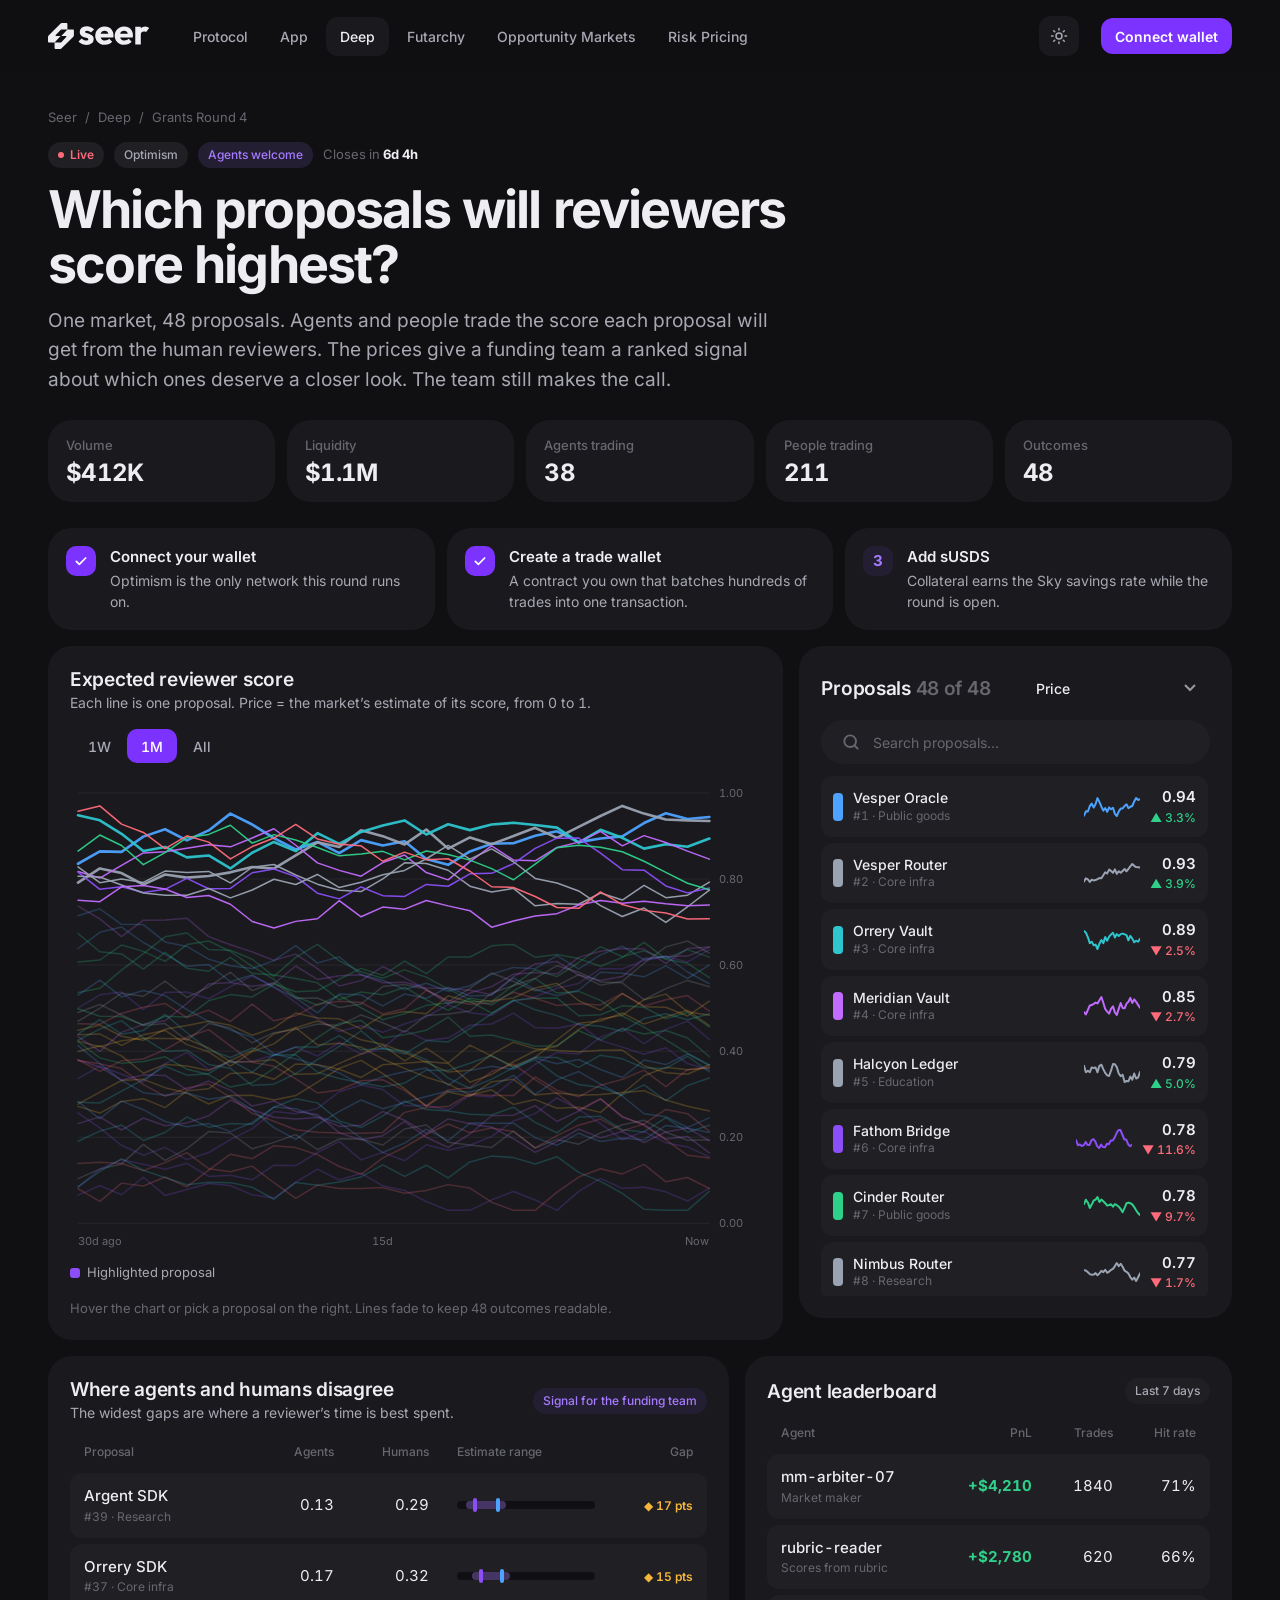
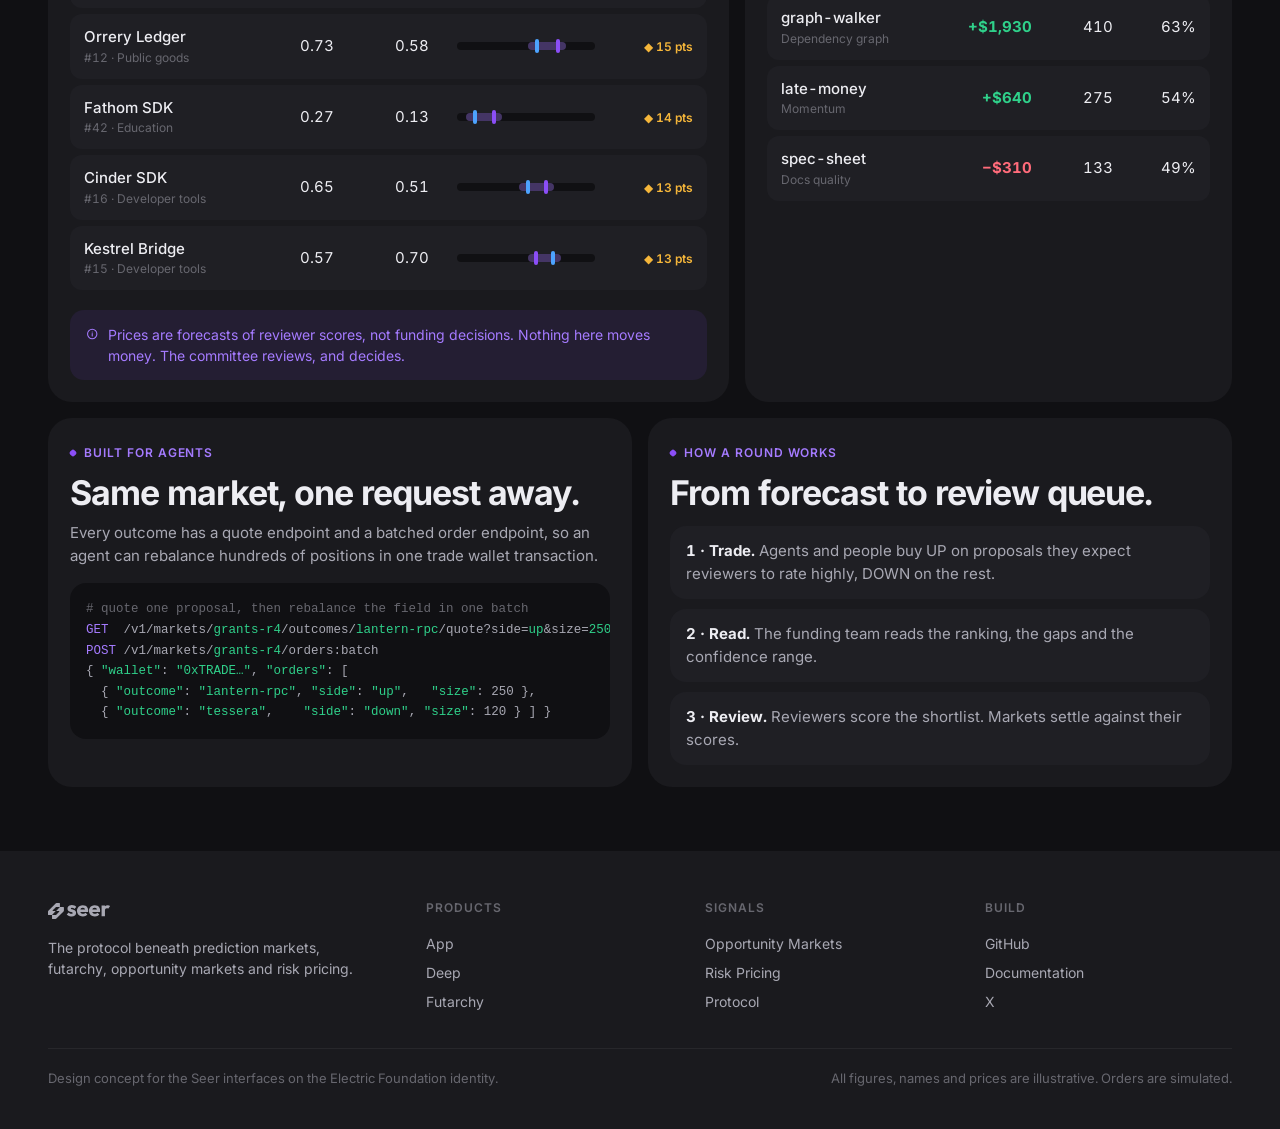
<file: deep.html>
<!doctype html>
<html lang="en" data-theme="dark">
<head>
<meta charset="utf-8">
<meta name="viewport" content="width=device-width,initial-scale=1">
<title>Seer Deep · Many outcomes, humans and agents</title>
<meta name="description" content="Deep: markets for questions with many possible outcomes, built for AI agents and people to trade side by side.">
<link rel="icon" href="assets/mark.svg">
<link rel="stylesheet" href="assets/ef.css">
<style>
.dhead{padding:36px 0 8px;position:relative}
.crumbs{display:flex;gap:8px;align-items:center;color:var(--tx-3);font-size:13px;margin-bottom:14px;flex-wrap:wrap}
.crumbs a:hover{color:var(--tx)}
.dhead h1{max-width:22ch}
.dhead .lead{margin-top:14px}
.mstats{display:grid;grid-template-columns:repeat(5,minmax(0,1fr));gap:12px;margin:26px 0 18px}
.mstats .stat{padding:16px 18px}.mstats .stat .v{font-size:24px}
.main2{display:grid;grid-template-columns:minmax(0,1.7fr) minmax(320px,1fr);gap:16px;align-items:start}
.panel-h{display:flex;align-items:center;justify-content:space-between;gap:12px;margin-bottom:14px;flex-wrap:wrap}
.olist{display:flex;flex-direction:column;gap:6px;max-height:520px;overflow:auto;padding-right:2px;margin-top:12px;scrollbar-width:thin}
.oi{display:grid;grid-template-columns:10px 1fr auto auto;gap:10px;align-items:center;padding:10px 12px;border-radius:12px;background:var(--nest);cursor:pointer;transition:background .15s}
.oi:hover,.oi.on{background:var(--nest-2)}
.oi.on{box-shadow:inset 0 0 0 2px var(--pri-hi)}
.oi .sw{width:10px;height:28px;border-radius:4px}
.oi .nm{font-weight:500;font-size:14px;line-height:1.2;min-width:0}
.oi .nm small{display:block;color:var(--tx-3);font-size:12px;font-weight:400;margin-top:2px;white-space:nowrap;overflow:hidden;text-overflow:ellipsis}
.oi .px{text-align:right;font-weight:600;font-size:15px}
.oi .ch{display:block;font-size:12px;font-weight:500}
.up{color:var(--up)}.dn{color:var(--down)}
.steps{display:grid;grid-template-columns:repeat(3,minmax(0,1fr));gap:12px;margin:0 0 16px}
.step{display:flex;gap:14px;align-items:flex-start;padding:18px;border-radius:var(--r-lg);background:var(--card)}
.step .n{width:30px;height:30px;border-radius:10px;background:var(--sec);color:var(--sec-tx);display:grid;place-items:center;font-weight:700;flex:none}
.step.done .n{background:var(--pri);color:#fff}
.step b{display:block;font-weight:600;margin-bottom:2px}
.step p{color:var(--tx-2);font-size:14px}
.two{display:grid;grid-template-columns:minmax(0,1.4fr) minmax(0,1fr);gap:16px;margin-top:16px}.two.eq{grid-template-columns:minmax(0,1fr) minmax(0,1fr)}.code{max-width:100%}
.signal{display:flex;gap:8px;align-items:center}
.sbar{position:relative;height:8px;border-radius:99px;background:var(--bg);width:100%;min-width:90px}
[data-theme=light] .sbar{background:var(--nest-2)}
.sbar i{position:absolute;top:-3px;width:4px;height:14px;border-radius:3px}
.sbar .rng{position:absolute;top:0;bottom:0;border-radius:99px;background:var(--sec-tx);opacity:.35}
.code{background:var(--bg);border-radius:16px;padding:16px;font:12.5px/1.65 ui-monospace,SFMono-Regular,Menlo,monospace;color:var(--tx-2);overflow:auto;white-space:pre}
[data-theme=light] .code{background:var(--nest)}
.code .k{color:var(--sec-tx)}.code .s{color:var(--up)}.code .c{color:var(--tx-3)}
.pill-note{display:flex;gap:10px;align-items:flex-start;padding:14px 16px;border-radius:14px;background:var(--sec);color:var(--sec-tx);font-size:14px;margin-top:14px}
.pill-note svg{width:18px;height:18px;flex:none;margin-top:1px}
.flag{display:inline-flex;align-items:center;gap:6px;color:var(--warn);font-weight:600;font-size:12px}
@media (max-width:1100px){.two.eq{grid-template-columns:minmax(0,1fr)}.main2,.two{grid-template-columns:minmax(0,1fr)}.mstats{grid-template-columns:repeat(2,minmax(0,1fr))}.steps{grid-template-columns:minmax(0,1fr)}.olist{max-height:420px}}
@media (max-width:760px){.mstats .stat .v{font-size:20px}.hide-s{display:none}}
</style>
</head>
<body>
<main>
<div class="wrap">
  <header class="dhead">
    <div class="crumbs"><a href="index.html">Seer</a><span>/</span><a href="deep.html">Deep</a><span>/</span><span>Grants Round 4</span></div>
    <div class="meta" style="margin-bottom:14px"><span class="chip live"><span class="dot"></span>Live</span><span class="chip">Optimism</span><span class="chip pri">Agents welcome</span><span>Closes in <b class="num" style="color:var(--tx)">6d 4h</b></span></div>
    <h1 class="h1">Which proposals will reviewers score highest?</h1>
    <p class="lead">One market, 48 proposals. Agents and people trade the score each proposal will get from the human reviewers. The prices give a funding team a ranked signal about which ones deserve a closer look. The team still makes the call.</p>
    <div class="mstats" id="mstats"></div>
  </header>

  <div class="steps" id="steps"></div>

  <div class="main2">
    <section class="card" aria-label="Price history">
      <div class="panel-h">
        <div><div class="h3">Expected reviewer score</div><div class="muted" style="font-size:14px">Each line is one proposal. Price = the market’s estimate of its score, from 0 to 1.</div></div>
        <div class="seg" id="range" role="group" aria-label="Range"><button data-r="14">1W</button><button data-r="30" aria-pressed="true">1M</button><button data-r="60">All</button></div>
      </div>
      <div id="chart"></div>
      <div class="legend" style="margin-top:12px"><span><i style="background:#8B4EF7"></i>Highlighted proposal</span><span class="dim">Hover the chart or pick a proposal on the right. Lines fade to keep 48 outcomes readable.</span></div>
    </section>

    <aside class="card" aria-label="Outcomes">
      <div class="panel-h" style="margin-bottom:0"><div class="h3">Proposals <span class="dim num" id="oc"></span></div>
        <select class="sel" id="osort" aria-label="Sort"><option value="p">Price</option><option value="c">24h move</option><option value="s">Agent vs human gap</option></select></div>
      <label class="pillsearch" style="height:44px;margin-top:12px;background:var(--nest)"><span class="sr">Search proposals</span><span id="si"></span><input id="os" placeholder="Search proposals…" autocomplete="off" style="font-size:14px"></label>
      <div class="olist" id="olist"></div>
    </aside>
  </div>

  <div class="two">
    <section class="card">
      <div class="panel-h"><div><div class="h3">Where agents and humans disagree</div><div class="muted" style="font-size:14px">The widest gaps are where a reviewer’s time is best spent.</div></div><span class="chip pri">Signal for the funding team</span></div>
      <table class="tbl"><thead><tr><th>Proposal</th><th class="r hide-s">Agents</th><th class="r hide-s">Humans</th><th style="min-width:130px">Estimate range</th><th class="r">Gap</th></tr></thead><tbody id="gap"></tbody></table>
      <div class="pill-note"><span id="ni"></span><span>Prices are forecasts of reviewer scores, not funding decisions. Nothing here moves money. The committee reviews, and decides.</span></div>
    </section>
    <section class="card">
      <div class="panel-h"><div class="h3">Agent leaderboard</div><span class="chip">Last 7 days</span></div>
      <table class="tbl"><thead><tr><th>Agent</th><th class="r">PnL</th><th class="r hide-s">Trades</th><th class="r">Hit rate</th></tr></thead><tbody id="lb"></tbody></table>
    </section>
  </div>

  <section class="two eq" style="margin-bottom:24px">
    <div class="card">
      <div class="eyebrow" style="margin-bottom:12px">Built for agents</div>
      <div class="h2" style="margin-bottom:10px">Same market, one request away.</div>
      <p class="muted" style="margin-bottom:16px">Every outcome has a quote endpoint and a batched order endpoint, so an agent can rebalance hundreds of positions in one trade wallet transaction.</p>
      <div class="code" tabindex="0"><span class="c"># quote one proposal, then rebalance the field in one batch</span>
<span class="k">GET</span>  /v1/markets/<span class="s">grants-r4</span>/outcomes/<span class="s">lantern-rpc</span>/quote?side=<span class="s">up</span>&amp;size=<span class="s">250</span>
<span class="k">POST</span> /v1/markets/<span class="s">grants-r4</span>/orders:batch
{ <span class="s">"wallet"</span>: <span class="s">"0xTRADE…"</span>, <span class="s">"orders"</span>: [
  { <span class="s">"outcome"</span>: <span class="s">"lantern-rpc"</span>, <span class="s">"side"</span>: <span class="s">"up"</span>,   <span class="s">"size"</span>: 250 },
  { <span class="s">"outcome"</span>: <span class="s">"tessera"</span>,    <span class="s">"side"</span>: <span class="s">"down"</span>, <span class="s">"size"</span>: 120 } ] }</div>
    </div>
    <div class="card">
      <div class="eyebrow" style="margin-bottom:12px">How a round works</div>
      <div class="h2" style="margin-bottom:14px">From forecast to review queue.</div>
      <ol style="list-style:none;display:grid;gap:10px;counter-reset:s">
        <li class="nest" style="padding:14px 16px"><b>1 · Trade.</b> <span class="muted">Agents and people buy UP on proposals they expect reviewers to rate highly, DOWN on the rest.</span></li>
        <li class="nest" style="padding:14px 16px"><b>2 · Read.</b> <span class="muted">The funding team reads the ranking, the gaps and the confidence range.</span></li>
        <li class="nest" style="padding:14px 16px"><b>3 · Review.</b> <span class="muted">Reviewers score the shortlist. Markets settle against their scores.</span></li>
      </ol>
    </div>
  </section>
</div>
</main>
<script src="assets/ef.js"></script>
<script>
EF.shell('deep');
const {$, $$, I, el, usd, short, walk, rng, PAL, slip, lineChart} = EF;
$('#si').innerHTML = I.search; $('#ni').innerHTML = I.info;

/* illustrative field of 48 proposals */
const A = ['Lantern','Tessera','Quillon','Halcyon','Meridian','Orrery','Fathom','Cinder','Vesper','Argent','Nimbus','Kestrel'], B = ['RPC','Wallet','Prover','Indexer','Oracle','Bridge','Ledger','SDK','Relay','Registry','Vault','Router'];
const R = rng(11); const F = []; const used = new Set();
while (F.length < 48) { const n = A[Math.floor(R() * A.length)] + ' ' + B[Math.floor(R() * B.length)]; if (used.has(n)) continue; used.add(n); F.push(n); }
const N = 60; const TEAM = ['Core infra', 'Developer tools', 'Public goods', 'Education', 'Research'];
const data = F.map((name, i) => {
  const base = .08 + R() * .8; const s = walk(100 + i, N, base + (R() - .5) * .14, .085, .03, .97, .02, base);
  const agent = Math.min(.97, Math.max(.03, s[N - 1] + (R() - .5) * .18)), human = Math.min(.97, Math.max(.03, s[N - 1] + (R() - .5) * .18));
  return {name, s, p: s[N - 1], c: s[N - 1] - s[N - 2 - 6], agent, human, gap: Math.abs(agent - human), cat: TEAM[i % 5], color: PAL[i % PAL.length]};
});
data.sort((a, b) => b.p - a.p); data.forEach((d, i) => { d.rank = i + 1; });

$('#mstats').innerHTML = [['Volume', '$412K'], ['Liquidity', '$1.1M'], ['Agents trading', '38'], ['People trading', '211'], ['Outcomes', '48']].map(([k, v]) => `<div class="stat"><div class="k">${k}</div><div class="v num">${v}</div></div>`).join('');
$('#steps').innerHTML = [['Connect your wallet', 'Optimism is the only network this round runs on.', 1], ['Create a trade wallet', 'A contract you own that batches hundreds of trades into one transaction.', 1], ['Add sUSDS', 'Collateral earns the Sky savings rate while the round is open.', 0]].map(([t, d, done], i) => `<div class="step ${done ? 'done' : ''}"><span class="n">${done ? I.check.replace('<svg', '<svg width="16" height="16"') : i + 1}</span><div><b>${t}</b><p>${d}</p></div></div>`).join('');

let range = 30, sel = null, chartApi;
function series() {
  return data.map((d, i) => ({name: d.name, color: sel === i ? '#8B4EF7' : d.color, data: d.s.slice(N - range), op: sel == null ? (d.rank <= 10 ? .95 : .22) : sel === i ? 1 : .08, w: d.rank <= 3 ? 2.6 : 1.5}));
}
function drawChart() {
  const lbl = [[0, range + 'd ago'], [Math.floor((range - 1) / 2), Math.floor(range / 2) + 'd'], [range - 1, 'Now']]; lbl.fmt = i => (range - 1 - i) + 'd ago';
  chartApi = lineChart($('#chart'), {series: series(), xLabels: lbl, yMin: 0, yMax: 1, yFmt: v => v.toFixed(2), H: 470, ticks: 5, onHover: (i, k) => {}});
  if (sel != null) chartApi.setActive(sel);
}
function drawList() {
  const q = $('#os').value.toLowerCase(), s = $('#osort').value;
  let l = data.map((d, i) => ({d, i})).filter(x => x.d.name.toLowerCase().includes(q));
  l.sort((a, b) => s === 'p' ? b.d.p - a.d.p : s === 'c' ? b.d.c - a.d.c : b.d.gap - a.d.gap);
  $('#oc').textContent = l.length + ' of 48';
  $('#olist').innerHTML = l.map(({d, i}) => `<div class="oi ${sel === i ? 'on' : ''}" data-i="${i}" tabindex="0" role="button" aria-label="${d.name}"><span class="sw" style="background:${d.color}"></span><div class="nm">${d.name}<small>#${d.rank} · ${d.cat}</small></div><div class="hide-s">${EF.spark(d.s.slice(-30), d.color, 56, 24)}</div><div class="px num">${d.p.toFixed(2)}<span class="ch ${d.c >= 0 ? 'up' : 'dn'}">${d.c >= 0 ? '▲' : '▼'} ${Math.abs(d.c * 100).toFixed(1)}%</span></div></div>`).join('');
  $$('#olist .oi').forEach(n => { const act = () => { const i = +n.dataset.i; sel = sel === i ? null : i; drawChart(); drawList(); if (sel != null) trade(i); }; n.onclick = act; n.onkeydown = e => { if (e.key === 'Enter' || e.key === ' ') { e.preventDefault(); act(); } }; });
}
function trade(i) { const d = data[i]; slip({title: `${d.name}: reviewer score above ${d.p.toFixed(2)}?`, outcome: d.name, side: 'yes', tag: 'UP', price: Math.max(.03, Math.min(.97, d.p))}); }
$$('#range button').forEach(b => b.onclick = () => { range = +b.dataset.r; $$('#range button').forEach(x => x.setAttribute('aria-pressed', x === b)); drawChart(); });
$('#os').oninput = drawList; $('#osort').onchange = drawList;

/* disagreement table */
const gaps = data.slice().sort((a, b) => b.gap - a.gap).slice(0, 6);
$('#gap').innerHTML = gaps.map(d => { const lo = Math.max(0, Math.min(d.agent, d.human) - .06), hi = Math.min(1, Math.max(d.agent, d.human) + .06); return `<tr><td><b style="font-weight:500">${d.name}</b><div class="dim" style="font-size:12px">#${d.rank} · ${d.cat}</div></td><td class="r hide-s">${d.agent.toFixed(2)}</td><td class="r hide-s">${d.human.toFixed(2)}</td><td><div class="sbar"><span class="rng" style="left:${lo * 100}%;width:${(hi - lo) * 100}%"></span><i style="left:calc(${d.agent * 100}% - 2px);background:#8B4EF7" title="agents"></i><i style="left:calc(${d.human * 100}% - 2px);background:#4DA3FF" title="humans"></i></div></td><td class="r"><span class="flag">${d.gap >= .12 ? '◆ ' : ''}${(d.gap * 100).toFixed(0)} pts</span></td></tr>`; }).join('');

/* leaderboard */
const AG = [['mm-arbiter-07', 'Market maker'], ['rubric-reader', 'Scores from rubric'], ['graph-walker', 'Dependency graph'], ['late-money', 'Momentum'], ['spec-sheet', 'Docs quality']];
$('#lb').innerHTML = AG.map(([n, s], i) => { const pnl = [4210, 2780, 1930, 640, -310][i]; return `<tr><td><b style="font-weight:500">${n}</b><div class="dim" style="font-size:12px">${s}</div></td><td class="r ${pnl >= 0 ? 'up' : 'dn'}"><b>${pnl >= 0 ? '+' : '−'}${usd(Math.abs(pnl))}</b></td><td class="r hide-s">${[1840, 620, 410, 275, 133][i]}</td><td class="r">${[71, 66, 63, 54, 49][i]}%</td></tr>`; }).join('');

drawChart(); drawList();
document.addEventListener('themechange', () => { drawChart(); });
</script>
</body>
</html>
</file>
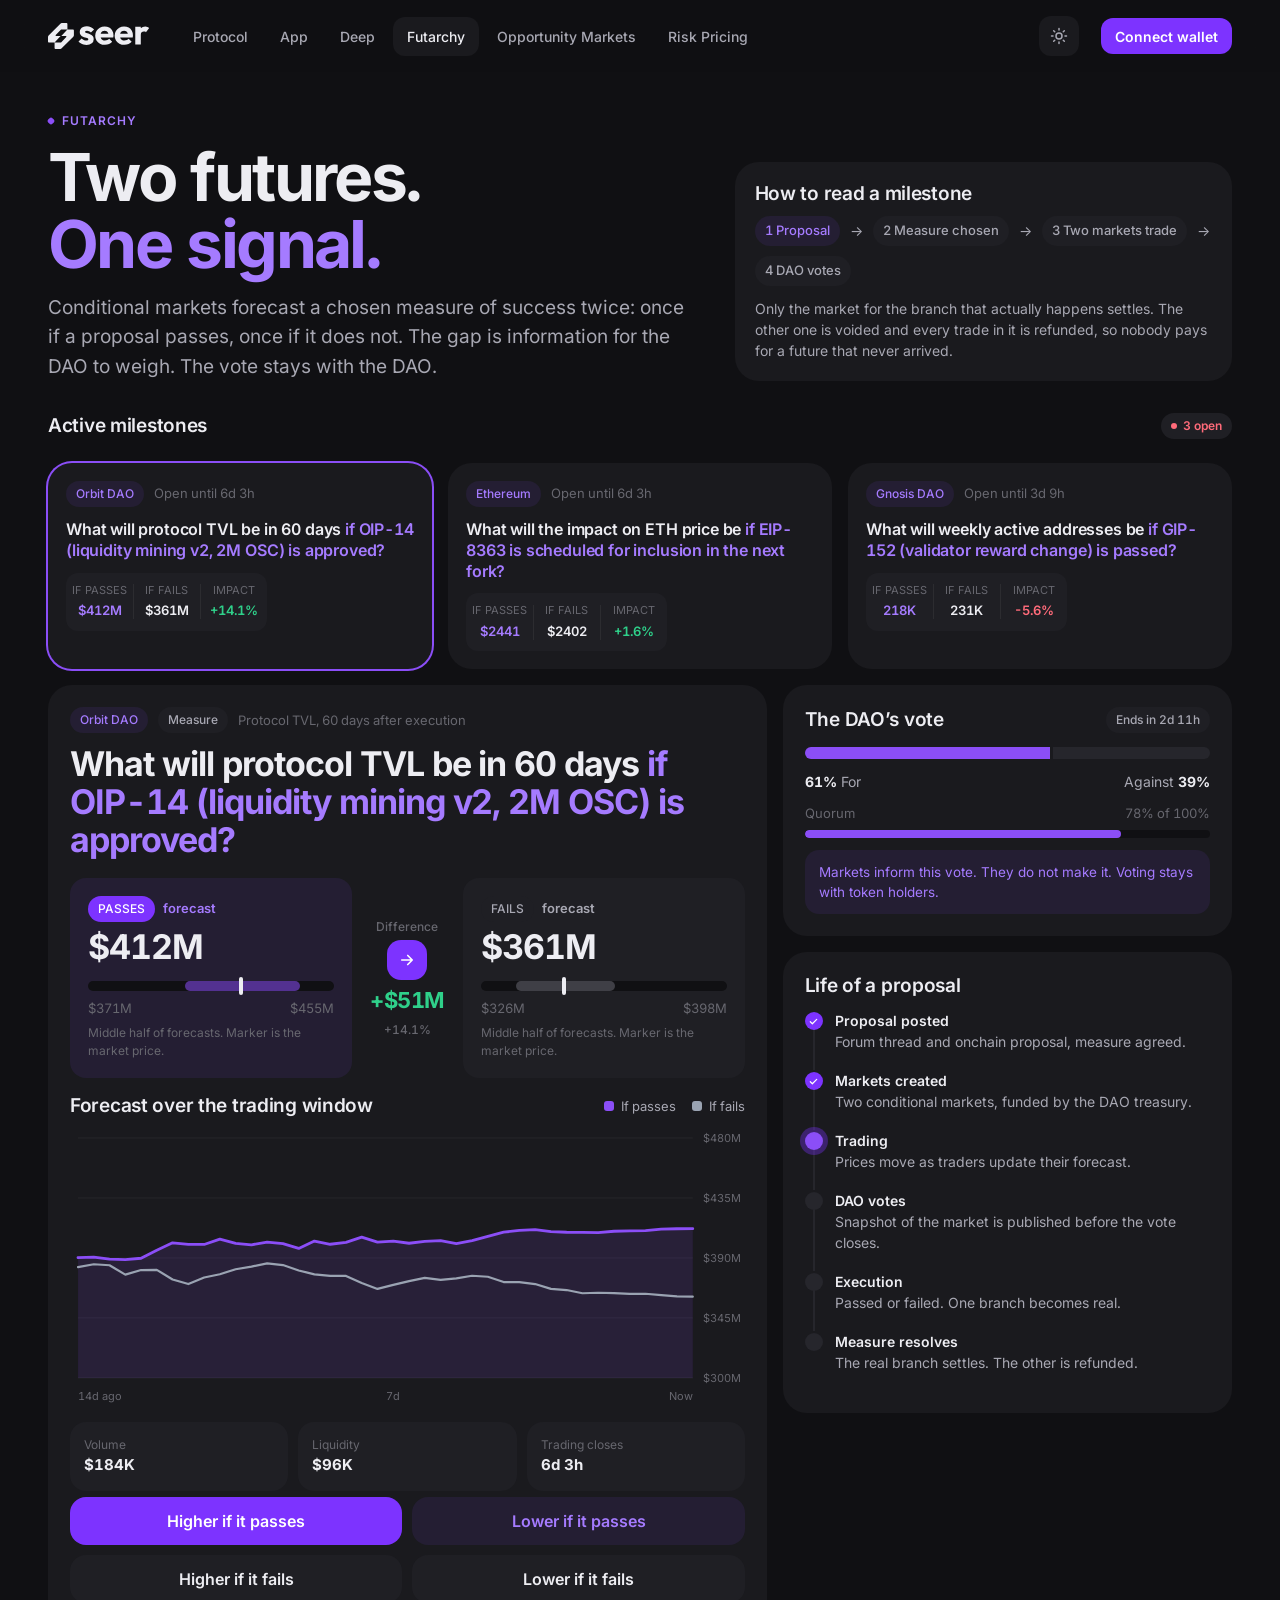
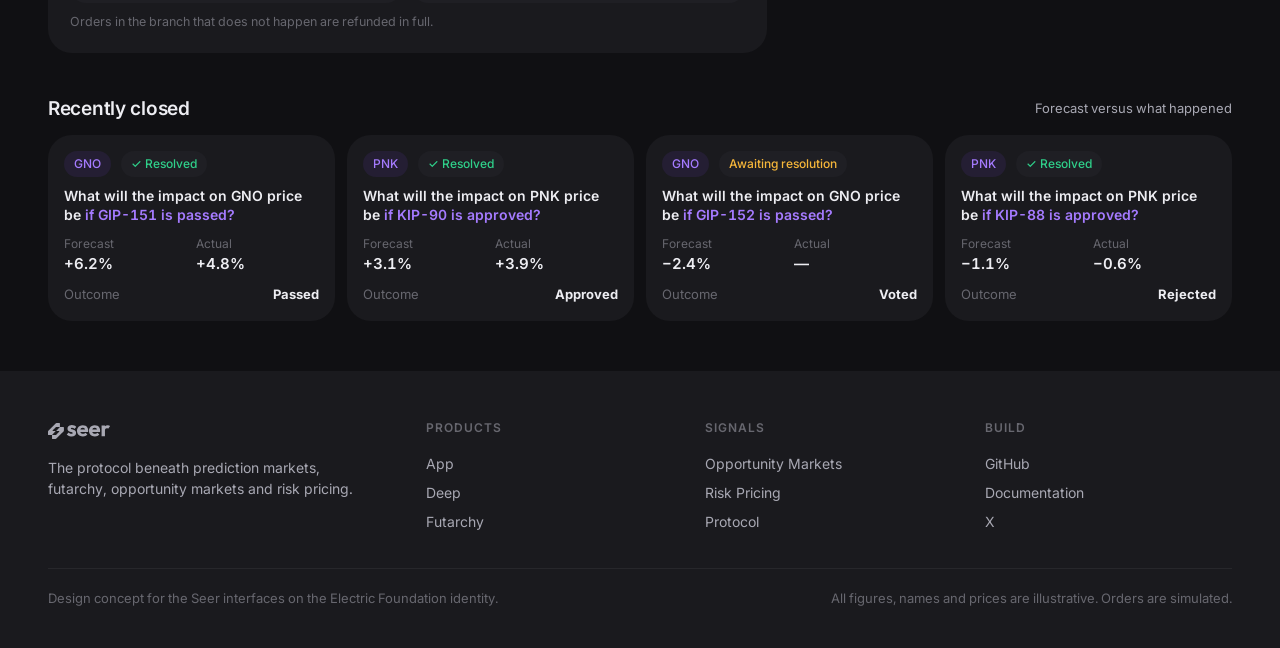
<file: futarchy.html>
<!doctype html>
<html lang="en" data-theme="dark">
<head>
<meta charset="utf-8">
<meta name="viewport" content="width=device-width,initial-scale=1">
<title>Seer Futarchy · If it passes, if it doesn’t</title>
<meta name="description" content="Futarchy: conditional markets forecast a chosen measure of success if a proposal passes versus if it does not. The DAO still decides.">
<link rel="icon" href="assets/mark.svg">
<link rel="stylesheet" href="assets/ef.css">
<style>
.fhead{padding:36px 0 10px;display:grid;grid-template-columns:1.3fr 1fr;gap:40px;align-items:end}
.fhead .lead{margin-top:14px}
.how{display:flex;gap:10px;align-items:center;flex-wrap:wrap;color:var(--tx-2);font-size:14px;margin-top:20px}
.how .chip{height:30px;font-size:13px}
.pcards{display:grid;grid-template-columns:repeat(3,minmax(0,1fr));gap:16px;margin:24px 0 16px}
.pc{background:var(--card);border-radius:var(--r-lg);padding:18px;cursor:pointer;text-align:left;display:flex;flex-direction:column;gap:12px;transition:transform .2s,box-shadow .2s;position:relative}
.pc:hover{transform:translateY(-2px)}
.pc[aria-pressed=true]{box-shadow:0 0 0 2px var(--pri-hi)}
.pc h3{font-size:16px;font-weight:600;line-height:1.3;letter-spacing:-.01em}
.pc h3 span{color:var(--sec-tx)}
.px3{display:grid;grid-template-columns:repeat(3,minmax(0,1fr));border-radius:12px;background:var(--nest);overflow:hidden}
.px3>div{padding:9px 6px;text-align:center;position:relative}
.px3>div+div::before{content:'';position:absolute;left:0;top:20%;bottom:20%;width:1px;background:var(--line)}
.px3 small{display:block;color:var(--tx-3);font-size:11px;margin-bottom:1px}
.px3 b{font-size:13px;font-weight:600}
.main{display:grid;grid-template-columns:minmax(0,1.6fr) minmax(300px,1fr);gap:16px;align-items:start}
.twin{display:grid;grid-template-columns:1fr auto 1fr;gap:12px;align-items:stretch;margin-bottom:16px}
.branch{border-radius:var(--r-md);padding:18px;display:flex;flex-direction:column;gap:6px}
.branch.pass{background:var(--sec)}
.branch.fail{background:var(--nest)}
.branch .k{display:flex;align-items:center;gap:8px;font-size:13px;font-weight:600;color:var(--tx-2)}
.branch.pass .k{color:var(--sec-tx)}
.branch .v{font-size:clamp(24px,3vw,34px);font-weight:700;letter-spacing:-.03em;line-height:1.1}
.branch .r2{color:var(--tx-3);font-size:13px}
.rangebar{position:relative;height:10px;border-radius:99px;background:var(--bg);margin:10px 0 2px}
[data-theme=light] .rangebar{background:var(--nest-2)}
.rangebar i{position:absolute;top:0;bottom:0;border-radius:99px}
.rangebar b{position:absolute;top:-4px;width:4px;height:18px;border-radius:3px;background:var(--tx)}
.delta{display:flex;flex-direction:column;align-items:center;justify-content:center;gap:4px;padding:0 6px;text-align:center}
.delta .d1{font-size:12px;color:var(--tx-3);font-weight:500}
.delta .d2{font-size:22px;font-weight:700;letter-spacing:-.02em}
.delta .arrow{width:40px;height:40px;border-radius:14px;background:var(--pri);color:#fff;display:grid;place-items:center}
.delta .arrow svg{width:18px;height:18px}
.tbtns{display:grid;grid-template-columns:1fr 1fr;gap:10px;margin-top:6px}
.tbtns .btn{height:48px}
.vote{display:grid;gap:12px}
.vbar{display:flex;height:12px;border-radius:99px;overflow:hidden;gap:3px}
.vbar i{display:block;height:100%}
.tl{list-style:none;display:grid;gap:0;margin-top:6px}
.tl li{position:relative;padding:0 0 18px 30px;font-size:14px}
.tl li::before{content:'';position:absolute;left:8px;top:18px;bottom:0;width:2px;background:var(--nest-2)}
.tl li:last-child::before{display:none}
.tl li i{position:absolute;left:0;top:2px;width:18px;height:18px;border-radius:50%;background:var(--nest-2);display:grid;place-items:center}
.tl li.done i{background:var(--pri)}.tl li.now i{background:var(--pri-hi);box-shadow:0 0 0 5px var(--glow)}
.tl li i svg{width:11px;height:11px;color:#fff}
.tl b{display:block;font-weight:600}
.tl span{color:var(--tx-2)}
.closed{display:grid;grid-template-columns:repeat(4,minmax(0,1fr));gap:12px}
.cl{background:var(--card);border-radius:var(--r-lg);padding:16px;display:flex;flex-direction:column;gap:10px}
.cl h4{font-size:14px;font-weight:600;line-height:1.35}
.cl h4 span{color:var(--sec-tx)}
.acc{display:grid;grid-template-columns:1fr 1fr;gap:8px;font-size:12px;color:var(--tx-3)}
.acc b{display:block;color:var(--tx);font-size:15px;font-weight:600}
@media (max-width:1100px){.fhead,.main{grid-template-columns:minmax(0,1fr)}.pcards{grid-template-columns:minmax(0,1fr)}.closed{grid-template-columns:repeat(2,minmax(0,1fr))}}
@media (max-width:760px){.twin{grid-template-columns:minmax(0,1fr)}.delta{flex-direction:row;padding:4px 0;justify-content:center;gap:12px}.delta .arrow{transform:rotate(90deg)}.closed{grid-template-columns:minmax(0,1fr)}.tbtns{grid-template-columns:minmax(0,1fr)}}
</style>
</head>
<body>
<main>
<div class="wrap">
  <header class="fhead">
    <div>
      <div class="eyebrow" style="margin-bottom:14px">Futarchy</div>
      <h1 class="h-display" style="font-size:clamp(38px,5.4vw,66px)">Two futures.<br><span class="accent">One signal.</span></h1>
      <p class="lead">Conditional markets forecast a chosen measure of success twice: once if a proposal passes, once if it does not. The gap is information for the DAO to weigh. The vote stays with the DAO.</p>
    </div>
    <div class="card" style="padding:20px">
      <div class="h3" style="margin-bottom:10px">How to read a milestone</div>
      <div class="how" style="margin-top:0"><span class="chip pri">1 Proposal</span><span>→</span><span class="chip">2 Measure chosen</span><span>→</span><span class="chip">3 Two markets trade</span><span>→</span><span class="chip">4 DAO votes</span></div>
      <p class="muted" style="font-size:14px;margin-top:12px">Only the market for the branch that actually happens settles. The other one is voided and every trade in it is refunded, so nobody pays for a future that never arrived.</p>
    </div>
  </header>

  <div class="meta" style="margin-top:22px"><b class="h3" style="color:var(--tx)">Active milestones</b><span class="right"><span class="chip live"><span class="dot"></span>3 open</span></span></div>
  <div class="pcards" id="pcards"></div>

  <div class="main">
    <section class="card" id="detail" aria-live="polite"></section>
    <aside style="display:grid;gap:16px">
      <section class="card" id="vote"></section>
      <section class="card"><div class="h3" style="margin-bottom:12px">Life of a proposal</div><ol class="tl" id="tl"></ol></section>
    </aside>
  </div>

  <div class="meta" style="margin-top:44px"><b class="h3" style="color:var(--tx)">Recently closed</b><span class="right muted" style="font-size:13px">Forecast versus what happened</span></div>
  <div class="closed" id="closed" style="margin:14px 0 10px"></div>
</div>
</main>
<script src="assets/ef.js"></script>
<script>
EF.shell('futarchy');
const {$, $$, I, el, usd, short, walk, rng, slip, lineChart, spark} = EF;

/* illustrative proposals */
const P = [
 {id:'oip14', dao:'Orbit DAO', q:'What will protocol TVL be in 60 days', cond:'if OIP-14 (liquidity mining v2, 2M OSC) is approved', metric:'Protocol TVL, 60 days after execution', fmt:v=>'$'+v.toFixed(0)+'M', unit:'M', pass:{m:412,lo:371,hi:455}, fail:{m:361,lo:326,hi:398}, ax:[300,480], vol:'$184K', liq:'$96K', closes:'6d 3h', vote:{yes:61,no:39,q:78,ends:'2d 11h'}, tag:'OSC', seed:3},
 {id:'ep8363', dao:'Ethereum', q:'What will the impact on ETH price be', cond:'if EIP-8363 is scheduled for inclusion in the next fork', metric:'ETH price, 30 days after the decision', fmt:v=>'$'+v.toFixed(0), unit:'', pass:{m:2441,lo:2310,hi:2570}, fail:{m:2402,lo:2285,hi:2520}, ax:[2200,2650], vol:'$61K', liq:'$38K', closes:'6d 3h', vote:{yes:54,no:46,q:41,ends:'5d 2h'}, tag:'ETH', seed:5},
 {id:'gip152', dao:'Gnosis DAO', q:'What will weekly active addresses be', cond:'if GIP-152 (validator reward change) is passed', metric:'Weekly active addresses, 45 days out', fmt:v=>(v).toFixed(0)+'K', unit:'K', pass:{m:218,lo:192,hi:246}, fail:{m:231,lo:206,hi:258}, ax:[170,290], vol:'$42K', liq:'$27K', closes:'3d 9h', vote:{yes:47,no:53,q:66,ends:'1d 6h'}, tag:'GNO', seed:9}
];
let cur = 0;
$('#pcards').innerHTML = P.map((p, i) => { const imp = (p.pass.m - p.fail.m) / p.fail.m; return `<button class="pc" data-i="${i}" aria-pressed="${i === 0}"><div class="meta"><span class="chip pri">${p.dao}</span><span class="right">Open until ${p.closes}</span></div><h3>${p.q} <span>${p.cond}?</span></h3><div class="px3"><div><small>IF PASSES</small><b class="num" style="color:var(--sec-tx)">${p.fmt(p.pass.m)}</b></div><div><small>IF FAILS</small><b class="num">${p.fmt(p.fail.m)}</b></div><div><small>IMPACT</small><b class="num ${imp >= 0 ? 'up' : 'dn'}" style="color:var(${imp >= 0 ? '--up' : '--down'})">${imp >= 0 ? '+' : ''}${(imp * 100).toFixed(1)}%</b></div></div></button>`; }).join('');
$$('.pc').forEach(b => b.onclick = () => { cur = +b.dataset.i; $$('.pc').forEach(x => x.setAttribute('aria-pressed', x === b)); render(); });

function render() {
  const p = P[cur]; const imp = (p.pass.m - p.fail.m) / p.fail.m, abs = p.pass.m - p.fail.m; const [a, b] = p.ax; const pos = v => ((v - a) / (b - a)) * 100;
  const rb = (br, color) => `<div class="rangebar"><i style="left:${pos(br.lo)}%;width:${pos(br.hi) - pos(br.lo)}%;background:${color};opacity:.55"></i><b style="left:calc(${pos(br.m)}% - 2px)"></b></div><div class="r2 num" style="display:flex;justify-content:space-between"><span>${p.fmt(br.lo)}</span><span>${p.fmt(br.hi)}</span></div><div class="r2" style="font-size:12px">Middle half of forecasts. Marker is the market price.</div>`;
  $('#detail').innerHTML = `
    <div class="meta"><span class="chip pri">${p.dao}</span><span class="chip">Measure</span><span>${p.metric}</span></div>
    <h2 class="h2" style="margin:12px 0 18px">${p.q} <span class="accent">${p.cond}?</span></h2>
    <div class="twin">
      <div class="branch pass"><span class="k"><span class="chip pri" style="background:var(--pri);color:#fff">PASSES</span> forecast</span><span class="v num">${p.fmt(p.pass.m)}</span>${rb(p.pass, 'var(--pri-hi)')}</div>
      <div class="delta"><span class="d1">Difference</span><span class="arrow">${I.right}</span><span class="d2 num" style="color:var(${imp >= 0 ? '--up' : '--down'})">${abs >= 0 ? '+' : '−'}${p.fmt(Math.abs(abs))}</span><span class="d1 num">${imp >= 0 ? '+' : ''}${(imp * 100).toFixed(1)}%</span></div>
      <div class="branch fail"><span class="k"><span class="chip">FAILS</span> forecast</span><span class="v num">${p.fmt(p.fail.m)}</span>${rb(p.fail, 'var(--tx-3)')}</div>
    </div>
    <div class="panel-h" style="display:flex;justify-content:space-between;align-items:center;gap:12px;flex-wrap:wrap;margin-bottom:8px"><div class="h3">Forecast over the trading window</div><div class="legend"><span><i style="background:#8B4EF7"></i>If passes</span><span><i style="background:#9AA3B2"></i>If fails</span></div></div>
    <div id="fchart"></div>
    <div class="kv3" style="display:grid;grid-template-columns:repeat(3,minmax(0,1fr));gap:10px;margin-top:16px">
      <div class="nest" style="padding:14px"><div class="dim" style="font-size:12px">Volume</div><b class="num">${p.vol}</b></div><div class="nest" style="padding:14px"><div class="dim" style="font-size:12px">Liquidity</div><b class="num">${p.liq}</b></div><div class="nest" style="padding:14px"><div class="dim" style="font-size:12px">Trading closes</div><b class="num">${p.closes}</b></div>
    </div>
    <div class="tbtns">
      <button class="btn lg" data-b="pass-long">Higher if it passes</button><button class="btn lg sec" data-b="pass-short">Lower if it passes</button>
      <button class="btn lg ghost" data-b="fail-long">Higher if it fails</button><button class="btn lg ghost" data-b="fail-short">Lower if it fails</button>
    </div>
    <p class="dim" style="font-size:12.5px;margin-top:10px">Orders in the branch that does not happen are refunded in full.</p>`;
  $$('[data-b]').forEach(bt => bt.onclick = () => { const [br, dir] = bt.dataset.b.split('-'); const f = br === 'pass' ? p.pass : p.fail; const mid = (f.m - a) / (b - a); slip({title: `${p.q} ${p.cond}? ${dir === 'long' ? 'Higher' : 'Lower'} if it ${br === 'pass' ? 'passes' : 'fails'}`, outcome: dir === 'long' ? 'Higher' : 'Lower', tag: br === 'pass' ? 'PASS' : 'FAIL', side: br === 'pass' ? 'yes' : 'no', price: Math.max(.05, Math.min(.95, dir === 'long' ? mid : 1 - mid)), note: 'Refunded if this branch does not happen'}); });
  const N = 40, rr = rng(p.seed); const wf = (m, seed) => walk(seed, N, a + (b - a) * .5, (b - a) * .07, a + (b - a) * .08, b - (b - a) * .08, .05, m).map((v, i) => v + (m - v) * (i / (N - 1)) ** 2);
  const sp = wf(p.pass.m, p.seed * 7), sf = wf(p.fail.m, p.seed * 13);
  const lbl = [[0, '14d ago'], [20, '7d'], [39, 'Now']]; lbl.fmt = i => Math.round((39 - i) / 39 * 14) + 'd ago';
  lineChart($('#fchart'), {series: [{name: 'If it passes', color: '#8B4EF7', data: sp, w: 2.8}, {name: 'If it fails', color: '#9AA3B2', data: sf, w: 2.2}], xLabels: lbl, yMin: a, yMax: b, yFmt: v => p.fmt(v), H: 280, ticks: 4, area: true});
  const v = p.vote;
  $('#vote').innerHTML = `<div class="meta"><b class="h3" style="color:var(--tx)">The DAO’s vote</b><span class="right chip">Ends in ${v.ends}</span></div>
    <div class="vote" style="margin-top:14px"><div class="vbar" role="img" aria-label="For ${v.yes}%, against ${v.no}%"><i style="width:${v.yes}%;background:var(--pri-hi)"></i><i style="width:${v.no}%;background:var(--nest-2)"></i></div>
    <div style="display:flex;justify-content:space-between;font-size:14px"><span><b class="num">${v.yes}%</b> <span class="muted">For</span></span><span><span class="muted">Against</span> <b class="num">${v.no}%</b></span></div>
    <div><div class="meta" style="margin-bottom:6px"><span>Quorum</span><span class="right num">${v.q}% of 100%</span></div><div class="bar"><i style="width:${v.q}%"></i></div></div>
    <div class="pill-n" style="padding:12px 14px;border-radius:14px;background:var(--sec);color:var(--sec-tx);font-size:13.5px">Markets inform this vote. They do not make it. Voting stays with token holders.</div></div>`;
}
$('#tl').innerHTML = [['done', 'Proposal posted', 'Forum thread and onchain proposal, measure agreed.'], ['done', 'Markets created', 'Two conditional markets, funded by the DAO treasury.'], ['now', 'Trading', 'Prices move as traders update their forecast.'], ['', 'DAO votes', 'Snapshot of the market is published before the vote closes.'], ['', 'Execution', 'Passed or failed. One branch becomes real.'], ['', 'Measure resolves', 'The real branch settles. The other is refunded.']].map(([c, t, d]) => `<li class="${c}"><i>${c === 'done' ? I.check : ''}</i><b>${t}</b><span>${d}</span></li>`).join('');

/* recently closed */
const C = [
 ['GNO', 'impact on GNO price', 'if GIP-151 is passed?', 'Resolved', 'Passed', '+6.2%', '+4.8%'],
 ['PNK', 'impact on PNK price', 'if KIP-90 is approved?', 'Resolved', 'Approved', '+3.1%', '+3.9%'],
 ['GNO', 'impact on GNO price', 'if GIP-152 is passed?', 'Awaiting resolution', 'Voted', '−2.4%', '—'],
 ['PNK', 'impact on PNK price', 'if KIP-88 is approved?', 'Resolved', 'Rejected', '−1.1%', '−0.6%']
];
$('#closed').innerHTML = C.map(([t, a, b, st, res, f, r], i) => `<article class="cl"><div class="meta"><span class="chip pri">${t}</span><span class="chip ${st === 'Resolved' ? 'up' : 'warn'}">${st === 'Resolved' ? '✓ ' : ''}${st}</span></div><h4>What will the ${a} be <span>${b}</span></h4><div class="acc"><div>Forecast<b class="num">${f}</b></div><div>Actual<b class="num">${r}</b></div></div><div class="meta"><span>Outcome</span><span class="right"><b style="color:var(--tx)">${res}</b></span></div></article>`).join('');
render();
document.addEventListener('themechange', render);
</script>
</body>
</html>
</file>
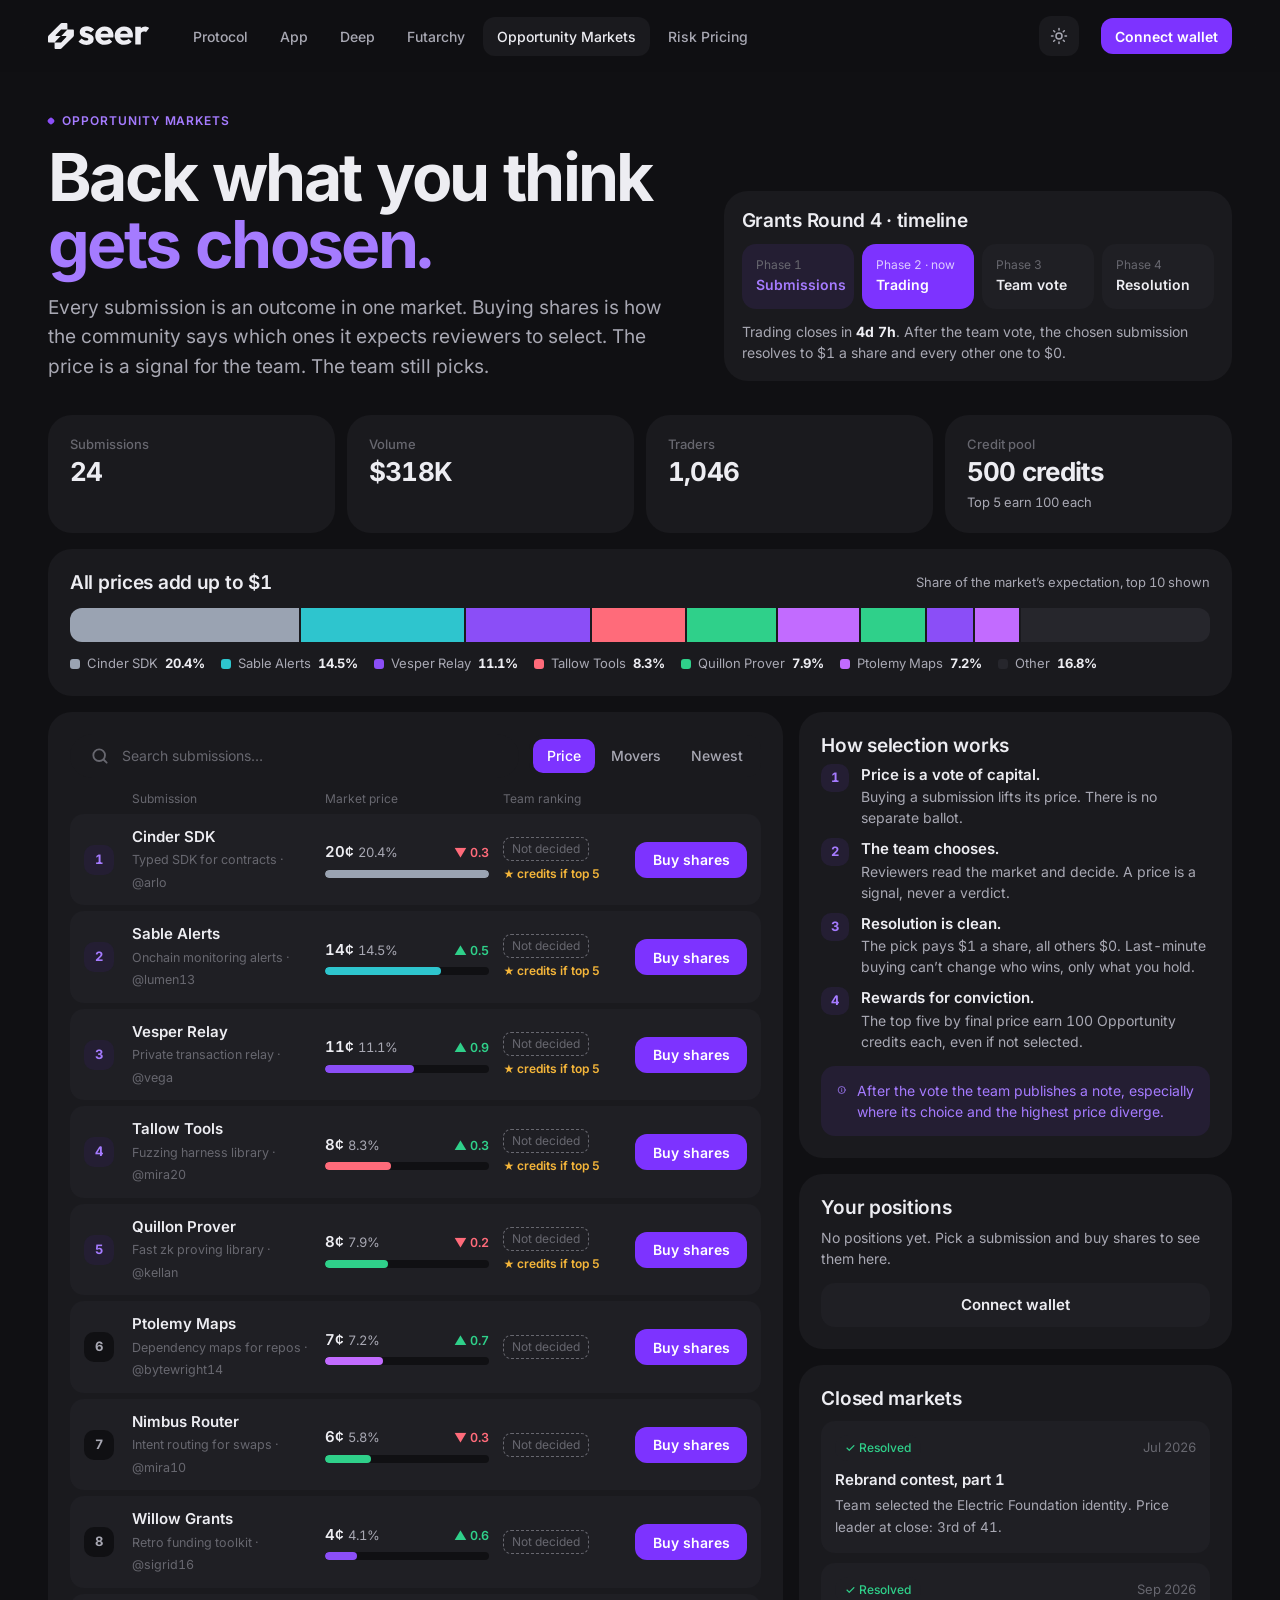
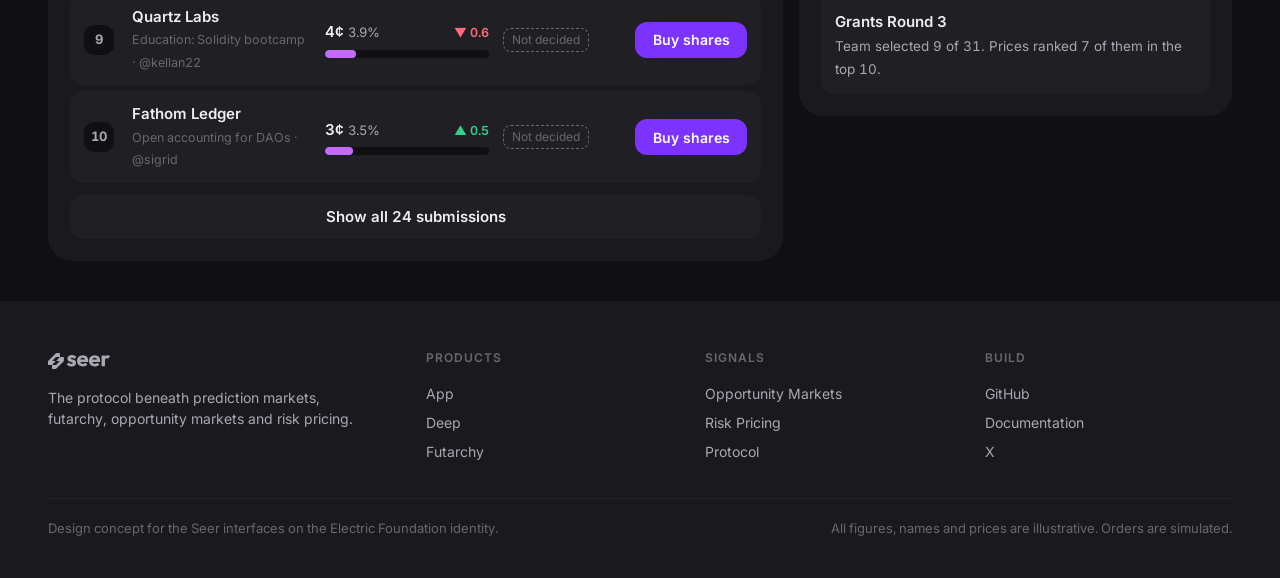
<file: opportunity.html>
<!doctype html>
<html lang="en" data-theme="dark">
<head>
<meta charset="utf-8">
<meta name="viewport" content="width=device-width,initial-scale=1">
<title>Seer Opportunity Markets · Back what you think gets chosen</title>
<meta name="description" content="Opportunity Markets: traders forecast which submissions are likely to be selected, giving reviewers another signal while leaving the final selection to them.">
<link rel="icon" href="assets/mark.svg">
<link rel="stylesheet" href="assets/ef.css">
<style>
.ohead{padding:36px 0 8px;display:grid;grid-template-columns:1.25fr 1fr;gap:40px;align-items:end}
.ohead .lead{margin-top:14px}
.phases{display:grid;grid-template-columns:repeat(4,minmax(0,1fr));gap:8px}
.ph{background:var(--nest);border-radius:14px;padding:12px 14px;position:relative}
.ph small{display:block;color:var(--tx-3);font-size:12px}
.ph b{font-size:14px;font-weight:600}
.ph.done{background:var(--sec)}.ph.done b{color:var(--sec-tx)}
.ph.now{background:var(--pri);color:#fff}.ph.now small{color:rgba(255,255,255,.75)}
.mhead{margin:26px 0 16px;display:grid;grid-template-columns:repeat(4,minmax(0,1fr));gap:12px}
.mhead .stat .v{font-size:26px}
.sumbar{display:flex;height:34px;border-radius:12px;overflow:hidden;gap:2px;margin-top:14px}
.sumbar i{display:block;height:100%;min-width:3px;transition:flex .3s}
.sumbar i:hover{filter:brightness(1.2)}
.layout{display:grid;grid-template-columns:minmax(0,1.7fr) minmax(300px,1fr);gap:16px;align-items:start}
.ctrls{display:flex;gap:10px;align-items:center;flex-wrap:wrap;justify-content:space-between;margin-bottom:12px}
.sub{display:grid;grid-template-columns:34px minmax(0,1.3fr) minmax(0,1.2fr) 118px 112px;gap:14px;align-items:center;padding:12px 14px;border-radius:14px;background:var(--nest);margin-bottom:6px}
.sub:hover{background:var(--nest-2)}
.sub .rk{width:30px;height:30px;border-radius:10px;background:var(--bg);display:grid;place-items:center;font-weight:700;font-size:13px;color:var(--tx-2)}
[data-theme=light] .sub .rk{background:var(--card)}
.sub.top .rk{background:var(--sec);color:var(--sec-tx)}
.sub .t{min-width:0}
.sub .t b{display:block;font-weight:600;font-size:15px;white-space:nowrap;overflow:hidden;text-overflow:ellipsis}
.sub .t small{color:var(--tx-3);font-size:12.5px}
.sub .pb{display:grid;gap:6px}
.sub .pb .num{font-weight:600;font-size:15px}
.sub .team{font-size:12.5px;color:var(--tx-3);text-align:left}
.sub .team b{display:block;color:var(--tx-2);font-weight:600;font-size:13px}
.sub .team .pend{border:1px dashed var(--tx-3);border-radius:8px;padding:2px 8px;display:inline-block;color:var(--tx-3);font-size:12px}
.sub .buy{height:36px;width:100%}
.colh{display:grid;grid-template-columns:34px minmax(0,1.3fr) minmax(0,1.2fr) 118px 112px;gap:14px;padding:0 14px 6px;font-size:12px;color:var(--tx-3)}
.rules{display:grid;gap:10px;margin-top:6px}
.rule{display:flex;gap:12px;align-items:flex-start}
.rule .n{width:28px;height:28px;border-radius:10px;background:var(--sec);color:var(--sec-tx);font-weight:700;display:grid;place-items:center;flex:none;font-size:13px}
.rule p{color:var(--tx-2);font-size:14px}.rule b{color:var(--tx);display:block;font-weight:600;font-size:15px}
.credit{display:inline-flex;align-items:center;gap:5px;color:var(--warn);font-size:12px;font-weight:600}
.past{display:grid;gap:10px;margin-top:10px}
.pastc{background:var(--nest);border-radius:14px;padding:14px}
.note-b{display:flex;gap:10px;padding:14px 16px;border-radius:14px;background:var(--sec);color:var(--sec-tx);font-size:14px;margin-top:14px}
.note-b svg{width:18px;height:18px;flex:none;margin-top:1px}
@media (max-width:1100px){.ohead,.layout{grid-template-columns:minmax(0,1fr)}.mhead{grid-template-columns:repeat(2,minmax(0,1fr))}.phases{grid-template-columns:repeat(2,minmax(0,1fr))}}
@media (max-width:860px){.sub,.colh{grid-template-columns:30px minmax(0,1fr) 96px}.sub .pb{grid-column:2/3;grid-row:2}.sub .team{display:none}.colh{display:none}.sub .rk{grid-row:1/3;align-self:start}.sub .buy{grid-column:3;grid-row:1/3;align-self:center}}
</style>
</head>
<body>
<main>
<div class="wrap">
  <header class="ohead">
    <div>
      <div class="eyebrow" style="margin-bottom:14px">Opportunity Markets</div>
      <h1 class="h-display" style="font-size:clamp(38px,5.4vw,66px)">Back what you think<br><span class="accent">gets chosen.</span></h1>
      <p class="lead">Every submission is an outcome in one market. Buying shares is how the community says which ones it expects reviewers to select. The price is a signal for the team. The team still picks.</p>
    </div>
    <div class="card" style="padding:18px">
      <div class="h3" style="margin-bottom:12px">Grants Round 4 · timeline</div>
      <div class="phases"><div class="ph done"><small>Phase 1</small><b>Submissions</b></div><div class="ph now"><small>Phase 2 · now</small><b>Trading</b></div><div class="ph"><small>Phase 3</small><b>Team vote</b></div><div class="ph"><small>Phase 4</small><b>Resolution</b></div></div>
      <p class="muted" style="font-size:14px;margin-top:12px">Trading closes in <b class="num" style="color:var(--tx)">4d 7h</b>. After the team vote, the chosen submission resolves to $1 a share and every other one to $0.</p>
    </div>
  </header>

  <div class="mhead" id="mhead"></div>

  <section class="card" style="margin-bottom:16px">
    <div class="meta"><b class="h3" style="color:var(--tx)">All prices add up to $1</b><span class="right muted" style="font-size:13px">Share of the market’s expectation, top 10 shown</span></div>
    <div class="sumbar" id="sumbar" role="img" aria-label="Distribution of prices"></div>
    <div class="legend" id="sumlg" style="margin-top:12px"></div>
  </section>

  <div class="layout">
    <section class="card">
      <div class="ctrls">
        <label class="pillsearch" style="height:44px;flex:1;min-width:200px"><span class="sr">Search submissions</span><span id="si"></span><input id="q" placeholder="Search submissions…" autocomplete="off" style="font-size:14px"></label>
        <div class="seg" id="sort" role="group" aria-label="Sort"><button data-s="p" aria-pressed="true">Price</button><button data-s="m">Movers</button><button data-s="n">Newest</button></div>
      </div>
      <div class="colh"><span></span><span>Submission</span><span>Market price</span><span>Team ranking</span><span></span></div>
      <div id="list"></div>
    </section>

    <aside style="display:grid;gap:16px">
      <section class="card">
        <div class="h3">How selection works</div>
        <div class="rules">
          <div class="rule"><span class="n">1</span><div><b>Price is a vote of capital.</b><p>Buying a submission lifts its price. There is no separate ballot.</p></div></div>
          <div class="rule"><span class="n">2</span><div><b>The team chooses.</b><p>Reviewers read the market and decide. A price is a signal, never a verdict.</p></div></div>
          <div class="rule"><span class="n">3</span><div><b>Resolution is clean.</b><p>The pick pays $1 a share, all others $0. Last-minute buying can’t change who wins, only what you hold.</p></div></div>
          <div class="rule"><span class="n">4</span><div><b>Rewards for conviction.</b><p>The top five by final price earn 100 Opportunity credits each, even if not selected.</p></div></div>
        </div>
        <div class="note-b"><span id="ni"></span><span>After the vote the team publishes a note, especially where its choice and the highest price diverge.</span></div>
      </section>
      <section class="card">
        <div class="h3">Your positions</div>
        <p class="muted" style="font-size:14px;margin:8px 0 14px" id="pos">No positions yet. Pick a submission and buy shares to see them here.</p>
        <button class="btn ghost" style="width:100%" onclick="EF.toast('Wallet connection is simulated in this concept')">Connect wallet</button>
      </section>
      <section class="card">
        <div class="h3">Closed markets</div>
        <div class="past">
          <div class="pastc"><div class="meta"><span class="chip up">✓ Resolved</span><span class="right">Jul 2026</span></div><b style="display:block;margin:8px 0 2px;font-weight:600">Rebrand contest, part 1</b><span class="muted" style="font-size:13.5px">Team selected the Electric Foundation identity. Price leader at close: 3rd of 41.</span></div>
          <div class="pastc"><div class="meta"><span class="chip up">✓ Resolved</span><span class="right">Sep 2026</span></div><b style="display:block;margin:8px 0 2px;font-weight:600">Grants Round 3</b><span class="muted" style="font-size:13.5px">Team selected 9 of 31. Prices ranked 7 of them in the top 10.</span></div>
        </div>
      </section>
    </aside>
  </div>
</div>
</main>
<script src="assets/ef.js"></script>
<script>
EF.shell('opportunity');
const {$, $$, I, el, usd, short, walk, rng, PAL, slip, cents} = EF;
$('#si').innerHTML = I.search; $('#ni').innerHTML = I.info;

/* illustrative submissions (24) */
const NAMES = [['Lantern RPC','Open, rate-limit-free public RPC'],['Tessera Wallet','Wallet with safe-by-default approvals'],['Quillon Prover','Fast zk proving library'],['Halcyon Indexer','Streaming chain indexer'],['Meridian Oracle','Low-latency price feeds'],['Orrery Bridge','Messaging between rollups'],['Fathom Ledger','Open accounting for DAOs'],['Cinder SDK','Typed SDK for contracts'],['Vesper Relay','Private transaction relay'],['Argent Registry','Onchain contributor registry'],['Nimbus Router','Intent routing for swaps'],['Kestrel Vault','Audit-friendly vault kit'],['Harbor Docs','Docs search for protocols'],['Sable Alerts','Onchain monitoring alerts'],['Ptolemy Maps','Dependency maps for repos'],['Ember Faucet','Testnet faucet network'],['Willow Grants','Retro funding toolkit'],['Corvid Agents','Agent templates for DAOs'],['Basalt Node','Light client for phones'],['Marlin Audit','Reproducible audit reports'],['Tallow Tools','Fuzzing harness library'],['Larkspur ID','Pseudonymous reputation'],['Quartz Labs','Education: Solidity bootcamp'],['Saffron Data','Open datasets for research']];
const R = rng(23);
const raw = NAMES.map((n, i) => Math.exp((R() * 4.2) - 1.0 - i * .08));
const tot = raw.reduce((a, b) => a + b, 0);
const S = NAMES.map((n, i) => ({name: n[0], desc: n[1], p: raw[i] / tot, d: (R() - .45) * .02, age: Math.floor(R() * 20) + 1, by: '@' + ['mira','oss_dev','kellan','lumen','bytewright','north','sigrid','arlo','vega','teo'][i % 10] + (i > 9 ? i : ''), traders: Math.floor(raw[i] / tot * 900 + 12), color: PAL[i % PAL.length]}));
S.sort((a, b) => b.p - a.p); S.forEach((s, i) => s.rank = i + 1);

$('#mhead').innerHTML = [['Submissions', '24'], ['Volume', '$318K'], ['Traders', '1,046'], ['Credit pool', '500 credits', 'Top 5 earn 100 each']].map(([k, v, d]) => `<div class="stat"><div class="k">${k}</div><div class="v num">${v}</div>${d ? `<div class="d">${d}</div>` : ''}</div>`).join('');
const topS = S.slice(0, 9); const rest = 1 - topS.reduce((a, s) => a + s.p, 0);
$('#sumbar').innerHTML = topS.map(s => `<i style="flex:${s.p};background:${s.color}" title="${s.name} ${(s.p * 100).toFixed(1)}%"></i>`).join('') + `<i style="flex:${rest};background:var(--nest-2)" title="Other ${(rest * 100).toFixed(1)}%"></i>`;
$('#sumlg').innerHTML = topS.slice(0, 6).map(s => `<span><i style="background:${s.color}"></i>${s.name} <b class="num" style="color:var(--tx)">${(s.p * 100).toFixed(1)}%</b></span>`).join('') + `<span><i style="background:var(--nest-2)"></i>Other <b class="num" style="color:var(--tx)">${(rest * 100 + topS.slice(6).reduce((a, s) => a + s.p, 0) * 0).toFixed(1)}%</b></span>`;

let sort = 'p', q = '', all = false; const held = {};
function draw() {
  let l = S.filter(s => (s.name + s.desc + s.by).toLowerCase().includes(q));
  l.sort((a, b) => sort === 'p' ? b.p - a.p : sort === 'm' ? b.d - a.d : a.age - b.age);
  const mx = Math.max(...S.map(s => s.p));
  const total = l.length; if (!all && !q) l = l.slice(0, 10);
  $('#list').innerHTML = l.map(s => `<div class="sub ${s.rank <= 5 ? 'top' : ''}"><span class="rk">${s.rank}</span><div class="t"><b>${s.name}</b><small>${s.desc} · ${s.by}</small></div><div class="pb"><div style="display:flex;justify-content:space-between;align-items:baseline"><span class="num">${cents(s.p)} <span class="muted" style="font-weight:400;font-size:13px">${(s.p * 100).toFixed(1)}%</span></span><span class="num" style="font-size:12.5px;color:var(--${s.d >= 0 ? 'up' : 'down'})">${s.d >= 0 ? '▲' : '▼'} ${Math.abs(s.d * 100).toFixed(1)}</span></div><div class="bar"><i style="width:${(s.p / mx) * 100}%;background:${s.color}"></i></div></div><div class="team"><span class="pend">Not decided</span>${s.rank <= 5 ? '<span class="credit" style="display:flex;margin-top:4px">★ credits if top 5</span>' : ''}</div><button class="btn sm buy" data-n="${s.name}">${held[s.name] ? 'Held · ' + usd(held[s.name]) : 'Buy shares'}</button></div>`).join('') || '<div class="dim" style="padding:30px;text-align:center">No submission matches.</div>';
  if (!q && total > 10) $('#list').insertAdjacentHTML('beforeend', `<button class="btn ghost" id="more" style="width:100%;margin-top:6px;background:var(--nest)">${all ? 'Show top 10' : 'Show all ' + total + ' submissions'}</button>`), $('#more').onclick = () => { all = !all; draw(); };
  $$('.buy').forEach(b => b.onclick = () => { const s = S.find(x => x.name === b.dataset.n); slip({title: `Will the team select “${s.name}”?`, outcome: s.name, side: 'yes', tag: 'Selected', price: Math.max(.02, s.p), note: 'Pays $1 a share only if the team selects it'}); });
}
$('#q').oninput = e => { q = e.target.value.toLowerCase(); draw(); };
$$('#sort button').forEach(b => b.onclick = () => { sort = b.dataset.s; $$('#sort button').forEach(x => x.setAttribute('aria-pressed', x === b)); draw(); });
draw();
</script>
</body>
</html>
</file>
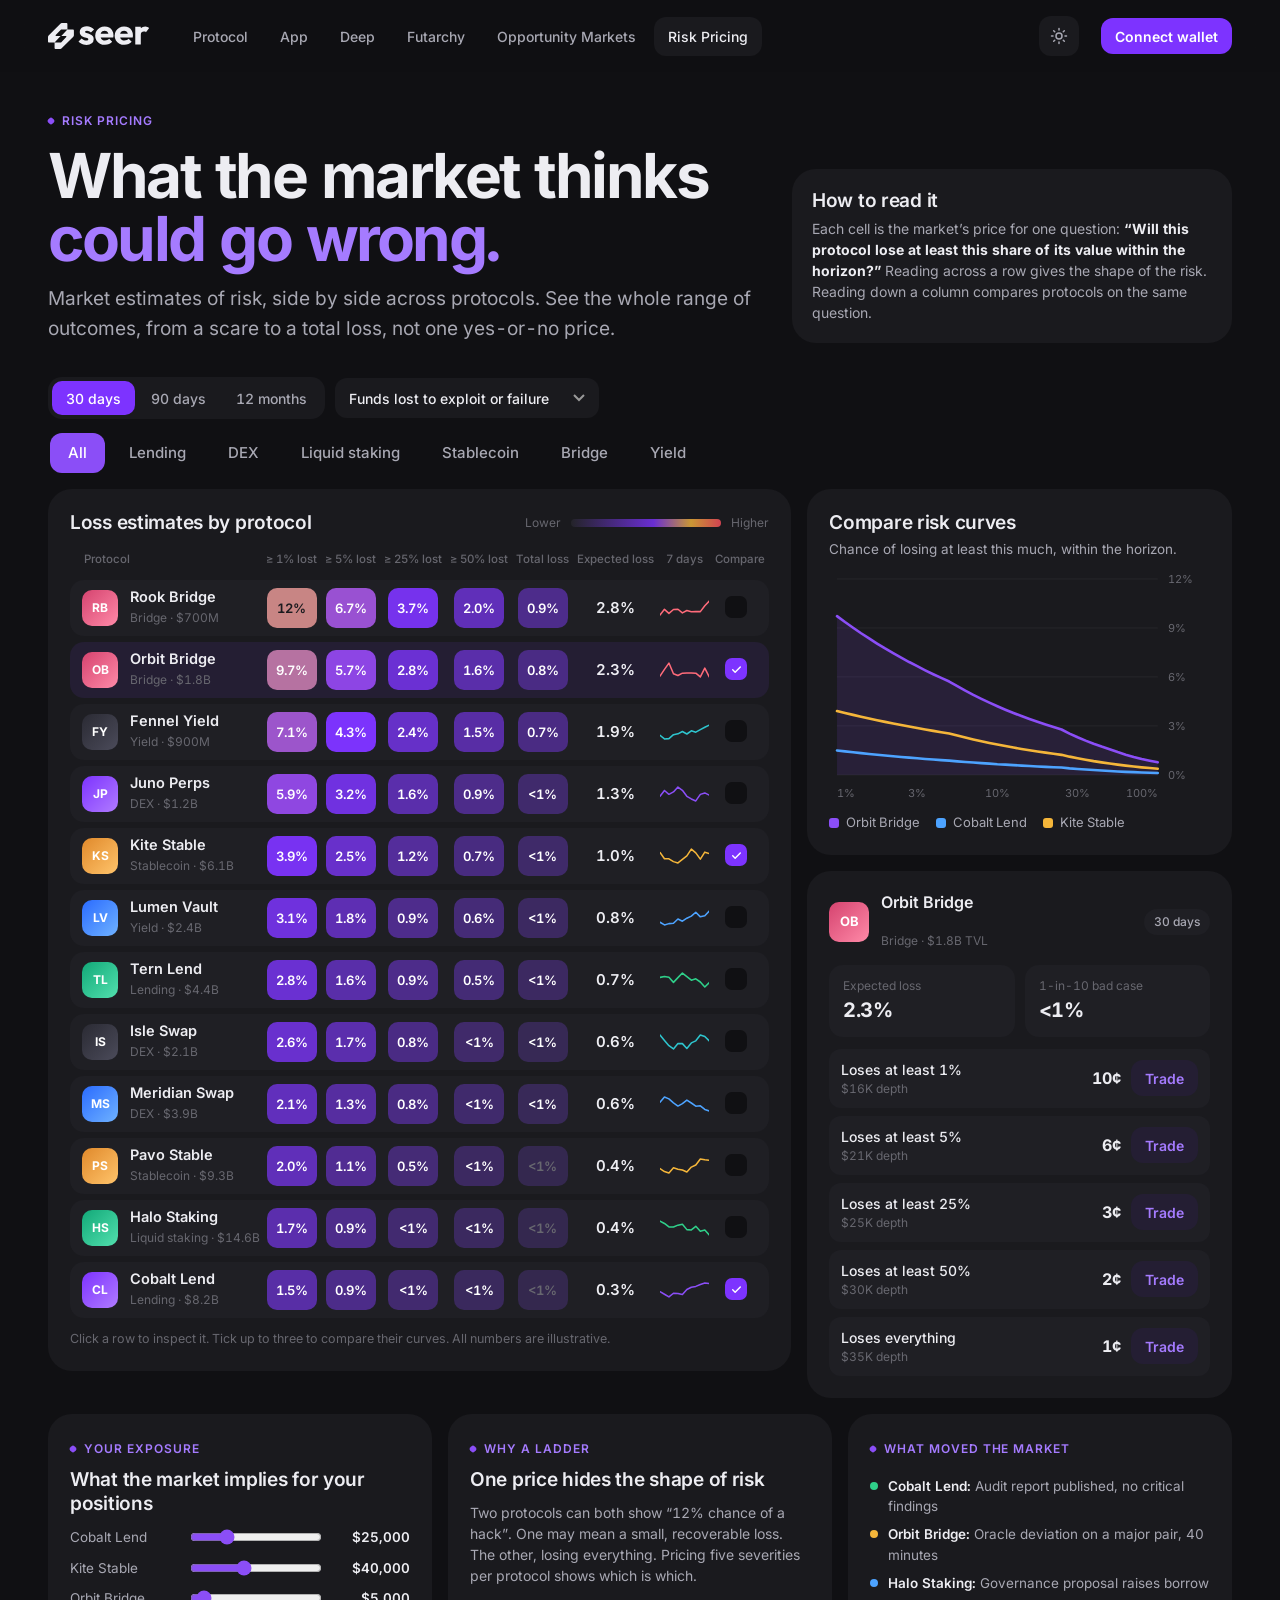
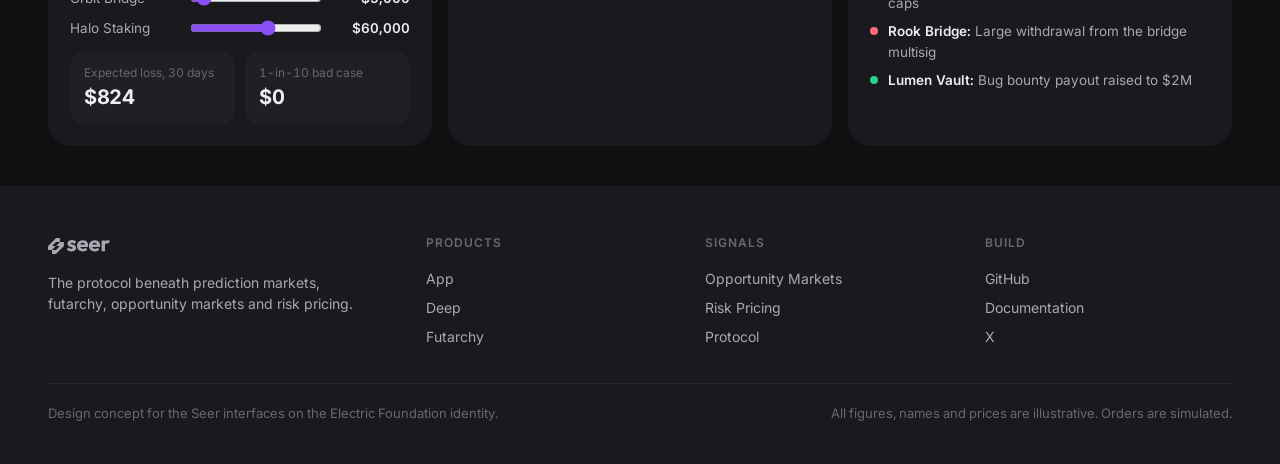
<file: risk.html>
<!doctype html>
<html lang="en" data-theme="dark">
<head>
<meta charset="utf-8">
<meta name="viewport" content="width=device-width,initial-scale=1">
<title>Seer Risk Pricing · Compare market estimates of risk</title>
<meta name="description" content="Risk Pricing: compare market estimates of risk across DeFi protocols instead of interpreting a single yes-or-no price in isolation.">
<link rel="icon" href="assets/mark.svg">
<link rel="stylesheet" href="assets/ef.css">
<style>
.rhead{padding:36px 0 8px;display:grid;grid-template-columns:1.6fr 1fr;gap:40px;align-items:end}
.rhead .lead{margin-top:14px}
.ctl{display:flex;gap:12px;align-items:center;flex-wrap:wrap;justify-content:space-between;margin:26px 0 14px}
.ctl .grp{display:flex;gap:10px;align-items:center;flex-wrap:wrap;min-width:0;max-width:100%}
.scroll{overflow-x:auto}
.layout{display:grid;grid-template-columns:minmax(0,1.75fr) minmax(0,1fr);gap:16px;align-items:start}
.mx{width:100%;border-collapse:separate;border-spacing:0 6px}
.mx th{font-size:11.5px;font-weight:500;color:var(--tx-3);text-align:center;padding:0 4px 6px;white-space:nowrap}
.mx th:first-child{text-align:left;padding-left:14px}
.mx td{background:var(--nest);padding:8px 2px;vertical-align:middle;text-align:center}
.mx td:first-child{border-radius:14px 0 0 14px;text-align:left;padding-left:12px;min-width:160px}
.mx td:last-child{border-radius:0 14px 14px 0;padding-right:10px}
.mx tr.row{cursor:pointer}
.mx tr.row:hover td{background:var(--nest-2)}
.mx tr.sel td{background:var(--sec)}
.who{display:flex;align-items:center;gap:12px}
.who .thumb{width:36px;height:36px;border-radius:10px;font-size:12px}
.who b{display:block;font-weight:600;font-size:14.5px;line-height:1.2}
.who small{color:var(--tx-3);font-size:12px;white-space:nowrap}
.cell{display:inline-grid;place-items:center;width:50px;height:40px;border-radius:10px;font-weight:600;font-size:13px;font-variant-numeric:tabular-nums}
.cmp{width:22px;height:22px;border-radius:7px;background:var(--bg);display:inline-grid;place-items:center;color:transparent}
[data-theme=light] .cmp{background:var(--card)}
.cmp.on{background:var(--pri);color:#fff}
.cmp svg{width:13px;height:13px}
.el-r{font-weight:600;font-variant-numeric:tabular-nums}
.ramp{display:flex;align-items:center;gap:8px;font-size:12px;color:var(--tx-3)}
.ramp i{display:block;width:150px;height:8px;border-radius:99px;background:linear-gradient(90deg,var(--nest-2),#7D33FF 55%,#F5B63A 80%,#FF4D5E)}
.ladder{display:grid;gap:8px;margin-top:12px}
.lad{display:grid;grid-template-columns:1fr auto auto;gap:10px;align-items:center;padding:10px 12px;border-radius:12px;background:var(--nest)}
.lad .q{font-size:14px;font-weight:500}.lad .q small{display:block;color:var(--tx-3);font-weight:400;font-size:12px}
.lad .pv{font-weight:700;font-size:16px;min-width:46px;text-align:right}
.ev{display:grid;gap:8px;margin-top:8px}
.ev div{display:flex;gap:10px;font-size:13.5px;color:var(--tx-2);align-items:flex-start}
.ev i{width:8px;height:8px;border-radius:50%;margin-top:6px;flex:none}
.pf{display:grid;gap:10px;margin-top:12px}
.pf label{display:grid;grid-template-columns:110px 1fr 78px;gap:10px;align-items:center;font-size:13.5px;color:var(--tx-2)}
.pf input[type=range]{accent-color:#8B4EF7;width:100%}
.pf output{text-align:right;font-weight:600;color:var(--tx);font-variant-numeric:tabular-nums}
.kp{display:grid;grid-template-columns:1fr 1fr;gap:10px;margin-top:14px}
.kp div{background:var(--nest);border-radius:14px;padding:12px 14px}
.kp small{display:block;color:var(--tx-3);font-size:12px}.kp b{font-size:20px;letter-spacing:-.02em}
.foot3{display:grid;grid-template-columns:repeat(3,minmax(0,1fr));gap:16px;margin-top:16px}
@media (max-width:1100px){.rhead,.layout{grid-template-columns:minmax(0,1fr)}.foot3{grid-template-columns:minmax(0,1fr)}}
@media (max-width:760px){.scroll{margin:0 -18px;padding:0 18px}.mx{min-width:640px}.hide-m2{display:none}.pf label{grid-template-columns:90px 1fr 66px}}
</style>
</head>
<body>
<main>
<div class="wrap">
  <header class="rhead">
    <div>
      <div class="eyebrow" style="margin-bottom:14px">Risk Pricing</div>
      <h1 class="h-display" style="font-size:clamp(36px,5vw,62px)">What the market thinks<br><span class="accent">could go wrong.</span></h1>
      <p class="lead">Market estimates of risk, side by side across protocols. See the whole range of outcomes, from a scare to a total loss, not one yes-or-no price.</p>
    </div>
    <div class="card" style="padding:20px">
      <div class="h3" style="margin-bottom:6px">How to read it</div>
      <p class="muted" style="font-size:14px">Each cell is the market’s price for one question: <b style="color:var(--tx)">“Will this protocol lose at least this share of its value within the horizon?”</b> Reading across a row gives the shape of the risk. Reading down a column compares protocols on the same question.</p>
    </div>
  </header>

  <div class="ctl">
    <div class="grp">
      <div class="seg" id="hz" role="group" aria-label="Horizon"><button data-h="30" aria-pressed="true">30 days</button><button data-h="90">90 days</button><button data-h="365">12 months</button></div>
      <select class="sel" id="ev" aria-label="Event"><option>Funds lost to exploit or failure</option><option>Stablecoin depeg below $0.97</option><option>Withdrawals frozen over 7 days</option></select>
    </div>
    <div class="grp"><div class="tabs" id="cats" role="tablist" aria-label="Category"></div></div>
  </div>

  <div class="layout">
    <section class="card">
      <div class="meta" style="margin-bottom:10px"><b class="h3" style="color:var(--tx)">Loss estimates by protocol</b><span class="right ramp hide-m2">Lower<i></i>Higher</span></div>
      <div class="scroll"><table class="mx" id="mx"></table></div>
      <p class="dim" style="font-size:12.5px;margin-top:6px">Click a row to inspect it. Tick up to three to compare their curves. All numbers are illustrative.</p>
    </section>

    <aside style="display:grid;gap:16px">
      <section class="card">
        <div class="meta"><b class="h3" style="color:var(--tx)">Compare risk curves</b></div>
        <p class="muted" style="font-size:13.5px;margin:4px 0 8px">Chance of losing at least this much, within the horizon.</p>
        <div id="curve"></div>
        <div class="legend" id="curve-l" style="margin-top:10px"></div>
      </section>
      <section class="card" id="detail"></section>
    </aside>
  </div>

  <div class="foot3">
    <section class="card">
      <div class="eyebrow" style="margin-bottom:10px">Your exposure</div>
      <div class="h3">What the market implies for your positions</div>
      <div class="pf" id="pf"></div>
      <div class="kp"><div><small>Expected loss, <span id="hz-l">30 days</span></small><b class="num" id="k-el">$0</b></div><div><small>1-in-10 bad case</small><b class="num" id="k-bad">$0</b></div></div>
    </section>
    <section class="card">
      <div class="eyebrow" style="margin-bottom:10px">Why a ladder</div>
      <div class="h3">One price hides the shape of risk</div>
      <p class="muted" style="font-size:14px;margin-top:10px">Two protocols can both show “12% chance of a hack”. One may mean a small, recoverable loss. The other, losing everything. Pricing five severities per protocol shows which is which.</p>
    </section>
    <section class="card">
      <div class="eyebrow" style="margin-bottom:10px">What moved the market</div>
      <div class="ev" id="events"></div>
    </section>
  </div>
</div>
</main>
<script src="assets/ef.js"></script>
<script>
EF.shell('risk');
const {$, $$, I, el, usd, pct, cents, walk, rng, slip, lineChart, spark, tile} = EF;

/* illustrative protocols (fictional names) */
const TH = [1, 5, 25, 50, 100]; /* loss thresholds, % of value */
const PR = [
 ['Cobalt Lend','Lending',8.2e9,.044,0],['Meridian Swap','DEX',3.9e9,.061,1],['Halo Staking','Liquid staking',14.6e9,.049,2],['Kite Stable','Stablecoin',6.1e9,.115,3],
 ['Orbit Bridge','Bridge',1.8e9,.286,4],['Fennel Yield','Yield',0.9e9,.208,5],['Juno Perps','DEX',1.2e9,.174,0],['Lumen Vault','Yield',2.4e9,.092,1],
 ['Tern Lend','Lending',4.4e9,.081,2],['Pavo Stable','Stablecoin',9.3e9,.058,3],['Rook Bridge','Bridge',0.7e9,.344,4],['Isle Swap','DEX',2.1e9,.077,5]
];
const R = rng(21);
const P = PR.map(([name, cat, tvl, p1, c], i) => { const r = [1, .52 + R() * .14, 0, 0, 0]; r[2] = r[1] * (.46 + R() * .12); r[3] = r[2] * (.5 + R() * .12); r[4] = r[3] * (.42 + R() * .14); return {name, cat, tvl, c, p30: r.map(k => Math.min(.95, p1 * .34 * k)), tr: walk(40 + i, 24, p1 * .34, .006, .004, .3, .05, p1 * .34), liq: Math.round((.05 + R() * .3) * 1e6), color: ['#8B4EF7','#4DA3FF','#2FD08A','#F5B63A','#FF6B7A','#2EC5CE'][i % 6]}; });
let H = 30, cat = 'All', sel = 4, cmp = [4, 0, 3];
const probs = (p, h) => p.p30.map(x => 1 - Math.pow(1 - x, Math.pow(h / 30, .7)));
const expLoss = (p, h) => { const q = probs(p, h); const mids = [3, 12, 35, 75, 100]; let e = 0; for (let k = 0; k < 5; k++) e += (q[k] - (q[k + 1] || 0)) * mids[k]; return e / 100; };
const q90 = (p, h) => { const q = probs(p, h); for (let k = 0; k < 5; k++) if (q[k] < .1) { if (k === 0) return 0; const a = Math.log(TH[k - 1]), b = Math.log(TH[k]); const t = (Math.log(.1) - Math.log(q[k - 1])) / (Math.log(q[k]) - Math.log(q[k - 1])); return Math.exp(a + (b - a) * t) / 100; } return 1; };
const heat = v => { /* violet ramp then amber/red for high odds */ const t = Math.min(1, Math.sqrt(v / .4)); const stops = [[38, 38, 44], [125, 51, 255], [245, 182, 58], [255, 77, 94]]; const x = t * 3, i = Math.min(2, Math.floor(x)), f = x - i; const c = stops[i].map((s, j) => Math.round(s + (stops[i + 1][j] - s) * f)); const lum = (c[0] * 299 + c[1] * 587 + c[2] * 114) / 1000; const light = document.documentElement.dataset.theme === 'light'; const bg = light && t < .08 ? 'rgb(233,233,238)' : `rgb(${c})`; return `background:${bg};color:${t < .06 ? 'var(--tx-3)' : lum > 150 ? '#1A1A1E' : '#fff'}`; };
const CATS = ['All', 'Lending', 'DEX', 'Liquid staking', 'Stablecoin', 'Bridge', 'Yield'];
CATS.forEach(c => { const b = el('button', {class: 'tab', role: 'tab'}, c); b.setAttribute('aria-selected', c === cat); b.onclick = () => { cat = c; $$('#cats .tab').forEach(x => x.setAttribute('aria-selected', x === b)); drawMx(); }; $('#cats').append(b); });
$$('#hz button').forEach(b => b.onclick = () => { H = +b.dataset.h; $$('#hz button').forEach(x => x.setAttribute('aria-pressed', x === b)); $('#hz-l').textContent = H === 365 ? '12 months' : H + ' days'; drawAll(); });
$('#ev').onchange = () => { EF.toast('Illustrative: this concept shows one event type'); };

function drawMx() {
  const idx = P.map((p, i) => i).filter(i => cat === 'All' || P[i].cat === cat).sort((a, b) => expLoss(P[b], H) - expLoss(P[a], H));
  $('#mx').innerHTML = `<thead><tr><th>Protocol</th>${TH.map(t => `<th>${t === 100 ? 'Total loss' : '≥ ' + t + '% lost'}</th>`).join('')}<th>Expected loss</th><th class="hide-m2">7 days</th><th>Compare</th></tr></thead><tbody>` + idx.map(i => { const p = P[i], q = probs(p, H), on = cmp.includes(i); return `<tr class="row ${sel === i ? 'sel' : ''}" data-i="${i}"><td><div class="who">${tile(p.name.split(' ').map(w => w[0]).join(''), p.c, 36)}<div><b>${p.name}</b><small>${p.cat} · ${EF.short(p.tvl)}</small></div></div></td>${q.map(v => `<td><span class="cell" style="${heat(v)}">${v < .005 ? '<1%' : (v * 100).toFixed(v < .1 ? 1 : 0) + '%'}</span></td>`).join('')}<td><span class="el-r">${(expLoss(p, H) * 100).toFixed(1)}%</span></td><td class="hide-m2">${spark(p.tr.slice(-12), p.color, 64, 24)}</td><td><span class="cmp ${on ? 'on' : ''}" data-c="${i}" role="checkbox" aria-checked="${on}" tabindex="0" aria-label="Compare ${p.name}">${I.check}</span></td></tr>`; }).join('') + '</tbody>';
  $$('#mx tr.row').forEach(r => r.onclick = e => { const i = +r.dataset.i; if (e.target.closest('.cmp')) { cmp = cmp.includes(i) ? cmp.filter(x => x !== i) : [...cmp.slice(-2), i]; drawCurve(); drawMx(); return; } sel = i; drawMx(); drawDetail(); });
  $$('#mx .cmp').forEach(c => c.onkeydown = e => { if (e.key === 'Enter' || e.key === ' ') { e.preventDefault(); c.click(); } });
}
function drawCurve() {
  const pts = []; for (let x = 0; x <= 40; x++) pts.push(Math.exp(Math.log(1) + (Math.log(100) - Math.log(1)) * x / 40));
  const ser = cmp.map((i, k) => { const p = P[i], q = probs(p, H); const ys = pts.map(v => { let k2 = 0; while (k2 < 4 && TH[k2 + 1] <= v) k2++; if (v >= 100) return q[4]; const a = TH[k2], b = TH[k2 + 1], t = (Math.log(v) - Math.log(a)) / (Math.log(b) - Math.log(a)); return Math.exp(Math.log(q[k2]) + (Math.log(q[k2 + 1]) - Math.log(q[k2])) * t); }); return {name: p.name, color: ['#8B4EF7', '#4DA3FF', '#F5B63A'][k], data: ys, w: 2.6}; });
  const mx = Math.max(.1, ...ser.flatMap(s => s.data)); const top = Math.max(.04, Math.ceil(mx / .04) * .04);
  const lbl = [[0, '1%'], [10, '3%'], [20, '10%'], [30, '30%'], [40, '100%']]; lbl.fmt = i => '≥ ' + (pts[i] < 10 ? pts[i].toFixed(1) : Math.round(pts[i])) + '% lost';
  if (!ser.length) { $('#curve').innerHTML = '<div class="dim" style="padding:40px 0;text-align:center">Tick a protocol to compare.</div>'; $('#curve-l').innerHTML = ''; return; }
  lineChart($('#curve'), {series: ser, xLabels: lbl, yMin: 0, yMax: top, yFmt: v => Math.round(v * 100) + '%', H: 250, ticks: 4, area: true});
  $('#curve-l').innerHTML = ser.map(s => `<span><i style="background:${s.color}"></i>${s.name}</span>`).join('');
}
const EVT = [['Audit report published, no critical findings', '#2FD08A'], ['Oracle deviation on a major pair, 40 minutes', '#F5B63A'], ['Governance proposal raises borrow caps', '#4DA3FF'], ['Large withdrawal from the bridge multisig', '#FF6B7A'], ['Bug bounty payout raised to $2M', '#2FD08A']];
function drawDetail() {
  const p = P[sel], q = probs(p, H);
  const names = ['at least 1%', 'at least 5%', 'at least 25%', 'at least 50%', 'everything'];
  $('#detail').innerHTML = `<div class="meta"><div class="who">${tile(p.name.split(' ').map(w => w[0]).join(''), p.c, 40)}<div><b style="color:var(--tx);font-size:16px">${p.name}</b><br><small>${p.cat} · ${EF.short(p.tvl)} TVL</small></div></div><span class="right chip">${H === 365 ? '12 months' : H + ' days'}</span></div>
   <div class="kp"><div><small>Expected loss</small><b class="num">${(expLoss(p, H) * 100).toFixed(1)}%</b></div><div><small>1-in-10 bad case</small><b class="num">${q90(p, H) < .01 ? '<1' : (q90(p, H) * 100).toFixed(0)}%</b></div></div>
   <div class="ladder">${q.map((v, k) => `<div class="lad"><div class="q">Loses ${names[k]}<small>${EF.short(p.liq / 5 * (1 + k * .3))} depth</small></div><span class="pv num">${v < .005 ? '<1¢' : cents(v)}</span><button class="btn sm sec" data-k="${k}">Trade</button></div>`).join('')}</div>`;
  $$('#detail [data-k]').forEach(b => b.onclick = () => { const k = +b.dataset.k; slip({title: `Will ${p.name} lose ${names[k]} of its value within ${H === 365 ? '12 months' : H + ' days'}?`, outcome: names[k], tag: 'Yes', side: 'yes', price: Math.max(.02, Math.min(.98, q[k])), note: 'Illustrative estimate, not advice'}); });
}
/* exposure */
const EXP = [[0, 25000], [3, 40000], [4, 5000], [2, 60000]];
function drawPf() {
  $('#pf').innerHTML = EXP.map(([i, a], k) => `<label>${P[i].name}<input type="range" min="0" max="100000" step="1000" value="${a}" data-k="${k}"><output>${usd(a)}</output></label>`).join('');
  $$('#pf input').forEach(r => r.oninput = () => { EXP[+r.dataset.k][1] = +r.value; r.nextElementSibling.textContent = usd(+r.value); calc(); });
  calc();
}
function calc() { const el1 = EXP.reduce((s, [i, a]) => s + a * expLoss(P[i], H), 0), bad = Math.sqrt(EXP.reduce((s, [i, a]) => s + (a * q90(P[i], H)) ** 2, 0)); $('#k-el').textContent = usd(Math.round(el1)); $('#k-bad').textContent = usd(Math.round(bad)); }
$('#events').innerHTML = EVT.map(([t, c], i) => `<div><i style="background:${c}"></i><span><b style="color:var(--tx);font-weight:600">${P[[0, 4, 2, 10, 7][i]].name}:</b> ${t}</span></div>`).join('');
function drawAll() { drawMx(); drawCurve(); drawDetail(); calc(); }
drawAll(); drawPf();
document.addEventListener('themechange', drawAll);
</script>
</body>
</html>
</file>
<file: assets/ef.css>
/* Seer · Electric Foundation (EF) interface system
   Tokens marked [kit] were read from the Seer Branding Figma board (colour palette frame).
   Tokens marked [ext] are extensions, explained in the README / claim description. */

@font-face{font-family:'Inter';font-weight:400;font-display:swap;src:url(fonts/inter-400.woff2) format('woff2')}
@font-face{font-family:'Inter';font-weight:500;font-display:swap;src:url(fonts/inter-500.woff2) format('woff2')}
@font-face{font-family:'Inter';font-weight:600;font-display:swap;src:url(fonts/inter-600.woff2) format('woff2')}
@font-face{font-family:'Inter';font-weight:700;font-display:swap;src:url(fonts/inter-700.woff2) format('woff2')}
@font-face{font-family:'Inter';font-weight:800;font-display:swap;src:url(fonts/inter-800.woff2) format('woff2')}

:root{
  color-scheme:dark;
  --bg:#101013;            /* [kit] page background, dark */
  --card:#1A1A1E;          /* [kit] card base */
  --nest:#1F1F24;          /* [kit] nested surface */
  --nest-2:#26262C;        /* [ext] hover step on nested surface */
  --tx:#EDEDF2;            /* [kit] text primary */
  --tx-2:#A8A8B3;          /* [kit] text secondary */
  --tx-3:#67676F;          /* [kit] muted labels */
  --pri:#7D33FF;           /* [kit] button primary */
  --pri-hi:#8B4EF7;        /* [kit] selected tab ("All") */
  --pri-tx:#fff;
  --sec:#241E33;           /* [kit] button secondary (No / Down) */
  --sec-tx:#A57BFF;        /* [kit] secondary label */
  --line:rgba(255,255,255,.06); /* [ext] hairline, used only where tone steps are not enough */
  --up:#2FD08A; --down:#FF6B7A; --warn:#F5B63A; --crit:#FF4D5E; /* [ext] semantic, sparingly */
  --glow:rgba(125,51,255,.35);
  --shadow:0 24px 60px -24px rgba(0,0,0,.7);
  --r-lg:24px; --r-md:16px; --r-sm:10px; --r-pill:999px;
  --maxw:1240px;
  --font:'Inter',system-ui,-apple-system,'Segoe UI',Roboto,sans-serif;
}
[data-theme=light]{
  color-scheme:light;
  --bg:#F7F7F9; --card:#FFFFFF; --nest:#F1F1F4; --nest-2:#E9E9EE;
  --tx:#17171C; --tx-2:#5C5C66; --tx-3:#8E8E99;
  --pri:#7D33FF; --pri-hi:#8B4EF7; --sec:#EFE9FC; --sec-tx:#6C2BD9; /* [kit] light: primary and secondary read from the board; [ext] small purple text deepened */
  --line:rgba(23,23,28,.07);
  --up:#12935B; --down:#D63A4B; --warn:#B7790A; --crit:#D3202F;
  --glow:rgba(108,43,217,.18);
  --shadow:0 24px 60px -28px rgba(40,20,90,.28);
}

*{box-sizing:border-box;margin:0;padding:0}
html{scroll-behavior:smooth;-webkit-text-size-adjust:100%}
body{background:var(--bg);color:var(--tx);font:400 15px/1.5 var(--font);font-feature-settings:'tnum' 1,'cv11' 1;-webkit-font-smoothing:antialiased;min-height:100vh;display:flex;flex-direction:column}
main{flex:1}
a{color:inherit;text-decoration:none}
button{font:inherit;color:inherit;background:none;border:0;cursor:pointer}
input,select{font:inherit;color:inherit}
img,svg{display:block;max-width:100%}
.wrap{width:100%;max-width:var(--maxw);margin:0 auto;padding:0 28px}
.sr{position:absolute;width:1px;height:1px;overflow:hidden;clip:rect(0 0 0 0)}
:focus-visible{outline:2px solid var(--pri-hi);outline-offset:2px;border-radius:8px}
.num{font-variant-numeric:tabular-nums}

/* ---------- type ---------- */
.h-display{font-size:clamp(40px,6.2vw,76px);line-height:1.02;letter-spacing:-.04em;font-weight:700}
.h1{font-size:clamp(32px,4.2vw,52px);line-height:1.06;letter-spacing:-.035em;font-weight:700}
.h2{font-size:clamp(24px,2.8vw,34px);line-height:1.12;letter-spacing:-.03em;font-weight:700}
.h3{font-size:19px;line-height:1.25;letter-spacing:-.015em;font-weight:600}
.lead{font-size:clamp(16px,1.5vw,19px);line-height:1.55;color:var(--tx-2);max-width:60ch}
.muted{color:var(--tx-2)} .dim{color:var(--tx-3)}
.eyebrow{font-size:12px;font-weight:600;letter-spacing:.08em;text-transform:uppercase;color:var(--sec-tx);display:inline-flex;align-items:center;gap:8px}
.eyebrow::before{content:'';width:6px;height:6px;border-radius:2px;background:var(--pri-hi);transform:rotate(45deg)}
.accent{color:var(--sec-tx)}

/* ---------- header (ecosystem bar) ---------- */
.hdr{position:sticky;top:0;z-index:50;background:color-mix(in srgb,var(--bg) 82%,transparent);backdrop-filter:blur(14px);-webkit-backdrop-filter:blur(14px)}
.hdr .wrap{display:flex;align-items:center;gap:22px;height:72px}
.logo{display:flex;align-items:center;height:26px;color:var(--tx)}
.logo svg{height:100%;width:auto}
.nav{display:flex;align-items:center;gap:4px;margin-left:8px}
.nav a{padding:9px 14px;border-radius:12px;color:var(--tx-2);font-weight:500;font-size:14px;transition:background .15s,color .15s}
.nav a:hover{background:var(--nest);color:var(--tx)}
.nav a[aria-current=page]{background:var(--card);color:var(--tx)}
.hdr .sp{flex:1}
.icon-btn{width:40px;height:40px;border-radius:12px;display:grid;place-items:center;background:var(--card);color:var(--tx-2);transition:background .15s}
.icon-btn:hover{background:var(--nest);color:var(--tx)}
.icon-btn svg{width:18px;height:18px}
.burger{display:none}
.mnav{display:none}

/* ---------- buttons / controls ---------- */
.btn{display:inline-flex;align-items:center;justify-content:center;gap:8px;height:44px;padding:0 20px;border-radius:14px;font-weight:600;font-size:15px;background:var(--pri);color:var(--pri-tx);transition:filter .15s,transform .15s,background .15s;white-space:nowrap}
.btn:hover{filter:brightness(1.12)}
.btn:active{transform:translateY(1px)}
.btn.sm{height:36px;padding:0 14px;border-radius:12px;font-size:14px}
.btn.lg{height:52px;padding:0 26px;border-radius:16px;font-size:16px}
.btn.sec{background:var(--sec);color:var(--sec-tx)}
.btn.ghost{background:var(--card);color:var(--tx)}
.btn.ghost:hover{background:var(--nest)}
.btn svg{width:16px;height:16px}
.yn{display:inline-grid;grid-auto-flow:column;gap:8px}
.yn button{height:38px;min-width:56px;padding:0 14px;border-radius:10px;font-weight:600;font-size:14px;transition:filter .15s}
.yn .y{background:var(--pri);color:#fff}
.yn .n{background:var(--sec);color:var(--sec-tx)}
.yn button:hover{filter:brightness(1.15)}
.pillsearch{display:flex;align-items:center;gap:12px;height:52px;padding:0 20px;border-radius:var(--r-pill);background:var(--card);color:var(--tx-3);flex:1;min-width:0}
.pillsearch svg{width:20px;height:20px;flex:none}
.pillsearch input{flex:1;min-width:0;background:none;border:0;outline:0;color:var(--tx);font-size:16px}
.pillsearch input::placeholder{color:var(--tx-3)}
.pillsearch:focus-within{box-shadow:0 0 0 2px var(--pri-hi)}
.tabs{display:flex;gap:6px;overflow-x:auto;scrollbar-width:none;padding:2px}
.tabs::-webkit-scrollbar{display:none}
.tab{height:40px;padding:0 18px;border-radius:12px;color:var(--tx-2);font-weight:500;white-space:nowrap;transition:background .15s,color .15s}
.tab:hover{color:var(--tx)}
.tab[aria-pressed=true],.tab[aria-selected=true]{background:var(--pri-hi);color:#fff}
.seg{display:inline-flex;padding:4px;border-radius:14px;background:var(--card);gap:2px}
.seg button{height:34px;padding:0 14px;border-radius:10px;color:var(--tx-2);font-weight:500;font-size:14px}
.seg button[aria-pressed=true]{background:var(--pri);color:#fff}
.chip{display:inline-flex;align-items:center;gap:6px;height:26px;padding:0 10px;border-radius:var(--r-pill);background:var(--nest);color:var(--tx-2);font-size:12px;font-weight:500;white-space:nowrap}
.chip.pri{background:var(--sec);color:var(--sec-tx)}
.chip .dot{width:6px;height:6px;border-radius:50%;background:currentColor}
.chip.live{color:var(--down)}
.chip.up{color:var(--up)} .chip.dn{color:var(--down)} .chip.warn{color:var(--warn)}
select.sel{height:40px;padding:0 36px 0 14px;border-radius:12px;background:var(--card) url("data:image/svg+xml,%3Csvg xmlns='http://www.w3.org/2000/svg' width='12' height='8' fill='none' stroke='%23999' stroke-width='2'%3E%3Cpath d='M1 1l5 5 5-5'/%3E%3C/svg%3E") no-repeat right 14px center;border:0;appearance:none;-webkit-appearance:none;color:var(--tx);font-weight:500;font-size:14px;cursor:pointer}

/* ---------- surfaces ---------- */
.card{background:var(--card);border-radius:var(--r-lg);padding:22px}
.nest{background:var(--nest);border-radius:var(--r-md)}
.grid{display:grid;gap:16px}
.g2{grid-template-columns:repeat(2,minmax(0,1fr))}
.g3{grid-template-columns:repeat(3,minmax(0,1fr))}
.g4{grid-template-columns:repeat(4,minmax(0,1fr))}
.meta{display:flex;align-items:center;flex-wrap:wrap;gap:6px 10px;color:var(--tx-3);font-size:13px}
.meta i{width:4px;height:4px;border-radius:50%;background:currentColor;opacity:.8}
.meta .live{color:var(--down);font-weight:600}
.meta .right{margin-left:auto;display:flex;gap:10px;align-items:center}
.meta svg{width:16px;height:16px}
.sect{padding:72px 0}
.sect-h{display:flex;align-items:flex-end;justify-content:space-between;gap:24px;margin-bottom:28px;flex-wrap:wrap}
.sect-h .h2{margin-top:10px}
.thumb{width:48px;height:48px;border-radius:12px;flex:none;display:grid;place-items:center;font-weight:700;color:#fff;font-size:16px;overflow:hidden}
.thumb svg{width:100%;height:100%}

/* market card (kit pattern) */
.mkt{display:flex;flex-direction:column;gap:12px;background:var(--card);border-radius:var(--r-lg);padding:16px;transition:transform .2s,box-shadow .2s}
.mkt:hover{transform:translateY(-2px);box-shadow:var(--shadow)}
.mkt-h{display:flex;gap:12px;align-items:flex-start;min-height:48px}
.mkt-h h3{font-size:15px;font-weight:500;line-height:1.3;letter-spacing:-.005em;padding-top:2px}
.orow{display:flex;align-items:center;gap:10px;background:var(--nest);border-radius:12px;padding:6px 6px 6px 14px;min-height:48px}
.orow .nm{flex:1;min-width:0;white-space:nowrap;overflow:hidden;text-overflow:ellipsis;font-weight:500}
.orow .pc{font-weight:500;font-variant-numeric:tabular-nums}
.orow .yn button{height:34px;min-width:42px;padding:0 8px;font-size:13px}
.orow .nm{font-size:14px}
.big2{display:grid;grid-auto-flow:column;grid-auto-columns:1fr;gap:8px}
.big2 button{height:44px;border-radius:12px;font-weight:600;font-size:13px;padding:0 6px;overflow:hidden;text-overflow:ellipsis;white-space:nowrap}
.big2 .y{background:var(--pri);color:#fff}
.big2 .n{background:var(--sec);color:var(--sec-tx)}
.big2 .z{background:var(--nest);color:var(--tx)}
.mkt-f{margin-top:auto}
.mkt-f .meta{font-size:12px}
.ic-btn{width:24px;height:24px;color:var(--tx-3);display:grid;place-items:center}
.ic-btn:hover{color:var(--tx)}

/* tables */
.tbl{width:100%;border-collapse:separate;border-spacing:0 6px}
.tbl th{font-size:12px;font-weight:500;color:var(--tx-3);text-align:left;padding:0 14px 6px;white-space:nowrap}
.tbl td{background:var(--nest);padding:12px 14px;vertical-align:middle;font-variant-numeric:tabular-nums}
.tbl td:first-child{border-radius:12px 0 0 12px}.tbl td:last-child{border-radius:0 12px 12px 0}
.tbl tr.row{cursor:pointer}
.tbl tr.row:hover td{background:var(--nest-2)}
.tbl tr.sel td{background:var(--sec)}
.r,.tbl th.r,.tbl td.r{text-align:right}.c,.tbl th.c{text-align:center}
.bar{height:8px;border-radius:99px;background:var(--bg);overflow:hidden;min-width:60px}
.bar>i{display:block;height:100%;border-radius:99px;background:var(--pri-hi)}
[data-theme=light] .bar{background:var(--nest-2)}

/* chart bits */
.chart{position:relative;width:100%}
.chart svg{width:100%;height:auto;overflow:visible;display:block}
.chart text{fill:var(--tx-3);font-size:11px;font-family:var(--font)}
.chart .grid-l{stroke:var(--line);stroke-width:1}
.tip{position:absolute;pointer-events:none;background:var(--bg);border-radius:12px;padding:10px 12px;font-size:12px;box-shadow:var(--shadow);min-width:130px;z-index:5;opacity:0;transition:opacity .1s}
[data-theme=light] .tip{background:#fff}
.tip b{display:block;font-weight:600;margin-bottom:4px;color:var(--tx)}
.tip div{display:flex;justify-content:space-between;gap:14px;color:var(--tx-2)}
.legend{display:flex;gap:16px;flex-wrap:wrap;font-size:13px;color:var(--tx-2)}
.legend span{display:inline-flex;align-items:center;gap:7px}
.legend i{width:10px;height:10px;border-radius:3px}

/* stats */
.stat{background:var(--card);border-radius:var(--r-lg);padding:20px 22px}
.stat .k{font-size:13px;color:var(--tx-3);font-weight:500}
.stat .v{font-size:30px;font-weight:700;letter-spacing:-.03em;margin-top:4px;line-height:1.1}
.stat .d{font-size:13px;margin-top:6px;color:var(--tx-2)}

/* trade slip (kit "Amount / +$1 +$5 +$20 +$100 / Confirm") */
.slip-back{position:fixed;inset:0;z-index:100;background:rgba(8,8,12,.62);backdrop-filter:blur(6px);display:none;align-items:center;justify-content:center;padding:20px}
.slip-back.open{display:flex}
.slip{width:100%;max-width:440px;background:var(--card);border-radius:28px;padding:22px;box-shadow:var(--shadow);animation:pop .18s ease-out}
@keyframes pop{from{transform:translateY(8px) scale(.98);opacity:0}to{transform:none;opacity:1}}
.slip h4{font-size:16px;font-weight:600;line-height:1.35;letter-spacing:-.01em;margin:6px 0 14px}
.slip .amt{display:flex;align-items:baseline;justify-content:space-between;margin:18px 0 14px}
.slip .amt span{font-size:18px;font-weight:500}
.slip .amt input{width:60%;text-align:right;background:none;border:0;outline:0;font-size:40px;font-weight:700;letter-spacing:-.03em;color:var(--tx)}
.slip .quick{display:grid;grid-template-columns:repeat(4,minmax(0,1fr));gap:8px;margin-bottom:14px}
.slip .quick button{height:44px;border-radius:12px;background:var(--nest);color:var(--tx);font-weight:600}
.slip .quick button:hover{background:var(--nest-2)}
.slip .sum{display:grid;gap:8px;font-size:14px;margin-bottom:16px;color:var(--tx-2)}
.slip .sum div{display:flex;justify-content:space-between}
.slip .sum b{color:var(--tx);font-weight:600}
.slip .act{display:grid;grid-template-columns:1fr 52px;gap:8px}
.slip .act .btn{height:52px;border-radius:16px;font-size:17px}
.slip .act .x{height:52px;border-radius:16px;background:var(--sec);color:var(--sec-tx);display:grid;place-items:center}
.slip .side{display:inline-flex;gap:8px;margin-bottom:6px}
.toast{position:fixed;left:50%;bottom:28px;transform:translateX(-50%) translateY(20px);background:var(--card);color:var(--tx);padding:12px 18px;border-radius:14px;box-shadow:var(--shadow);font-weight:500;opacity:0;transition:.25s;z-index:120;pointer-events:none}
.toast.show{opacity:1;transform:translateX(-50%)}

/* footer */
.ftr{padding:48px 0 40px;margin-top:40px;background:var(--card)}
.ftr .wrap{display:grid;grid-template-columns:1.4fr repeat(3,minmax(0,1fr));gap:32px}
.ftr h5{font-size:12px;letter-spacing:.08em;text-transform:uppercase;color:var(--tx-3);font-weight:600;margin-bottom:12px}
.ftr a{display:block;color:var(--tx-2);padding:4px 0;font-size:14px}
.ftr a:hover{color:var(--tx)}
.ftr .note{grid-column:1/-1;border-top:1px solid var(--line);padding-top:20px;color:var(--tx-3);font-size:13px;display:flex;justify-content:space-between;gap:16px;flex-wrap:wrap}

/* hero ground: kit-flat dark with a single violet bloom */
.bloom{position:absolute;inset:-20% -10% auto -10%;height:90%;pointer-events:none;background:radial-gradient(60% 55% at 70% 20%,var(--glow),transparent 70%)}
.demo-flag{position:fixed;right:14px;bottom:14px;z-index:60;background:var(--card);color:var(--tx-3);font-size:11px;font-weight:500;padding:6px 10px;border-radius:99px;box-shadow:var(--shadow)}

/* ---------- responsive ---------- */
@media (max-width:1100px){
  .g4{grid-template-columns:repeat(2,minmax(0,1fr))}
  .g3{grid-template-columns:repeat(2,minmax(0,1fr))}
  .nav{display:none}
  .burger{display:grid}
  .mnav.open{display:flex;flex-direction:column;gap:2px;padding:8px 20px 16px;background:var(--bg)}
  .mnav a{padding:12px 14px;border-radius:12px;color:var(--tx-2);font-weight:500}
  .mnav a[aria-current=page]{background:var(--card);color:var(--tx)}
  .ftr .wrap{grid-template-columns:1fr 1fr}
}
@media (max-width:760px){
  .wrap{padding:0 18px}
  .g2,.g3,.g4{grid-template-columns:minmax(0,1fr)}
  .sect{padding:48px 0}
  .hdr .wrap{height:64px;gap:12px}
  .hide-m{display:none!important}
  .card{padding:18px}
  .stat .v{font-size:26px}
  .ftr .wrap{grid-template-columns:minmax(0,1fr)}
  .slip .amt input{font-size:34px}
}
@media (prefers-reduced-motion:reduce){*{animation:none!important;transition:none!important}}

/* logo as a mask so it follows currentColor in both themes */
.logo i{display:block;height:100%;aspect-ratio:2644/678;background:currentColor;-webkit-mask:url(logo.svg) left center/contain no-repeat;mask:url(logo.svg) left center/contain no-repeat}
.logo.mark i{aspect-ratio:1;-webkit-mask-image:url(mark.svg);mask-image:url(mark.svg)}

.card .btn.ghost{background:var(--nest)}.card .btn.ghost:hover{background:var(--nest-2)}

.bigmark{position:absolute;right:-6%;top:6%;height:150%;aspect-ratio:1;background:currentColor;color:var(--tx);opacity:.035;-webkit-mask:url(mark.svg) center/contain no-repeat;mask:url(mark.svg) center/contain no-repeat;pointer-events:none}
</file>
